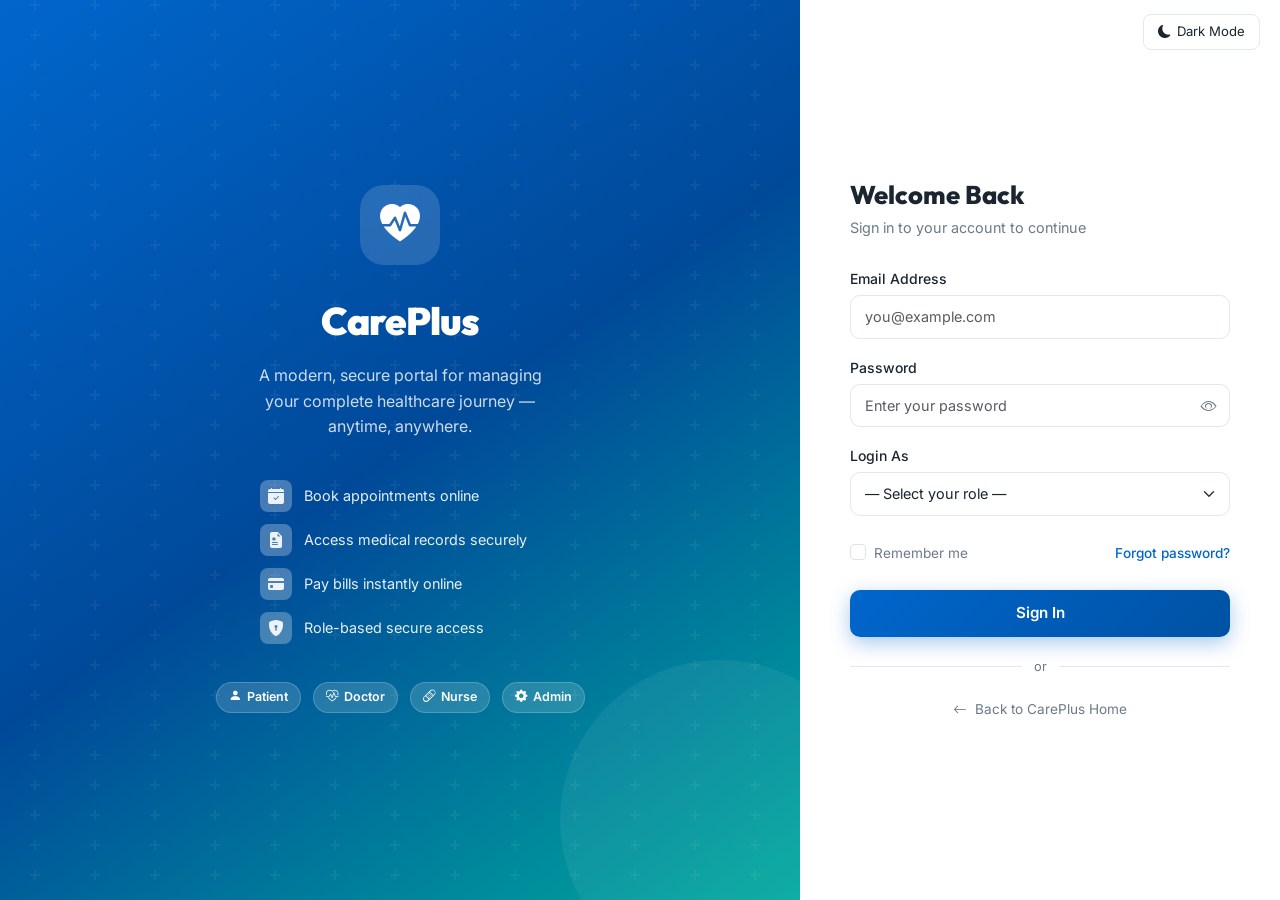
<file: index.html>
<!DOCTYPE html>
<html lang="en" data-theme="light">
<head>
  <meta charset="UTF-8">
  <meta name="viewport" content="width=device-width, initial-scale=1.0">
  <meta name="description" content="Secure portal to the CarePlus Hospital Management System. Log in as Patient, Doctor, Nurse, or Administrator.">
  <title>Login — CarePlus Hospital Management System</title>
  <!-- Bootstrap 5 -->
  <link href="https://cdn.jsdelivr.net/npm/bootstrap@5.3.2/dist/css/bootstrap.min.css" rel="stylesheet">
  <!-- Bootstrap Icons -->
  <link href="https://cdn.jsdelivr.net/npm/bootstrap-icons@1.11.2/font/bootstrap-icons.min.css" rel="stylesheet">
  <!-- Google Fonts -->
  <link href="https://fonts.googleapis.com/css2?family=Inter:wght@300;400;500;600;700&family=Outfit:wght@600;700;800;900&display=swap" rel="stylesheet">
  <!-- Custom CSS -->
  <link href="css/style.css" rel="stylesheet">

  <style>
    * { box-sizing: border-box; }

    body {
      min-height: 100vh;
      margin: 0;
      font-family: 'Inter', sans-serif;
      background: var(--bg-body);
      display: flex;
      flex-direction: column;
    }

    /* ── Full-height split layout ── */
    .login-wrapper {
      flex: 1;
      display: flex;
      min-height: 100vh;
    }

    /* ── Left hero panel (hidden on small screens) ── */
    .login-hero {
      flex: 1;
      background: linear-gradient(145deg, var(--primary) 0%, #004999 50%, var(--secondary) 100%);
      display: flex;
      flex-direction: column;
      align-items: center;
      justify-content: center;
      padding: 60px 48px;
      position: relative;
      overflow: hidden;
    }

    .login-hero::before {
      content: '';
      position: absolute;
      inset: 0;
      background: url("data:image/svg+xml,%3Csvg width='60' height='60' viewBox='0 0 60 60' xmlns='http://www.w3.org/2000/svg'%3E%3Cg fill='none'%3E%3Cg fill='%23ffffff' fill-opacity='0.05'%3E%3Cpath d='M36 34v-4h-2v4h-4v2h4v4h2v-4h4v-2h-4zm0-30V0h-2v4h-4v2h4v4h2V6h4V4h-4z'/%3E%3C/g%3E%3C/g%3E%3C/svg%3E");
      pointer-events: none;
    }

    .login-hero::after {
      content: '';
      position: absolute;
      bottom: -80px; right: -80px;
      width: 320px; height: 320px;
      background: rgba(255,255,255,0.06);
      border-radius: 50%;
    }

    .hero-logo {
      width: 80px; height: 80px;
      background: rgba(255,255,255,0.15);
      border-radius: 24px;
      display: flex; align-items: center; justify-content: center;
      font-size: 2.5rem; color: #fff;
      margin-bottom: 28px;
      backdrop-filter: blur(8px);
    }

    .hero-title {
      font-family: 'Outfit', sans-serif;
      font-size: clamp(2rem, 3vw, 2.8rem);
      font-weight: 900;
      color: #ffffff;
      letter-spacing: -1px;
      margin-bottom: 12px;
      position: relative;
      z-index: 1;
    }

    .hero-sub {
      color: rgba(255,255,255,0.8);
      font-size: 1rem;
      line-height: 1.6;
      max-width: 320px;
      text-align: center;
      margin-bottom: 40px;
      position: relative; z-index: 1;
    }

    .hero-feature {
      display: flex;
      align-items: center;
      gap: 12px;
      color: rgba(255,255,255,0.9);
      font-size: 0.9rem;
      margin-bottom: 12px;
      position: relative; z-index: 1;
    }

    .hero-feature i {
      width: 32px; height: 32px;
      background: rgba(255,255,255,0.15);
      border-radius: 8px;
      display: flex; align-items: center; justify-content: center;
      font-size: 1rem; flex-shrink: 0;
    }

    /* ── Right form panel ── */
    .login-form-panel {
      flex: 0 0 480px;
      max-width: 480px;
      display: flex;
      flex-direction: column;
      align-items: center;
      justify-content: center;
      padding: 48px 40px;
      background: var(--bg-card);
      overflow-y: auto;
    }

    .login-form-inner { width: 100%; max-width: 380px; }

    /* Mobile: full-width single column */
    @media (max-width: 767px) {
      .login-hero { display: none; }
      .login-form-panel {
        flex: 1;
        max-width: 100%;
        padding: 40px 24px;
        justify-content: center;
      }
      .login-form-inner { max-width: 100%; }
    }

    @media (min-width: 768px) and (max-width: 991px) {
      .login-form-panel {
        flex: 0 0 420px;
        max-width: 420px;
        padding: 40px 32px;
      }
    }

    /* ── Mobile branding (shown only on small screens) ── */
    .mobile-brand {
      display: none;
      text-align: center;
      margin-bottom: 32px;
    }
    .mobile-brand-icon {
      width: 64px; height: 64px;
      background: linear-gradient(135deg, var(--primary), var(--secondary));
      border-radius: 18px;
      display: inline-flex; align-items: center; justify-content: center;
      font-size: 2rem; color: #fff;
      margin-bottom: 14px;
      box-shadow: 0 8px 24px rgba(0,102,204,0.3);
    }
    @media (max-width: 767px) {
      .mobile-brand { display: block; }
    }

    /* ── Form styling ── */
    .login-heading {
      font-family: 'Outfit', sans-serif;
      font-size: 1.6rem;
      font-weight: 800;
      color: var(--text-main);
      margin-bottom: 6px;
    }

    .login-sub {
      color: var(--text-muted);
      font-size: 0.9rem;
      margin-bottom: 28px;
    }

    .form-label {
      font-weight: 500;
      font-size: 0.875rem;
      color: var(--text-main);
      margin-bottom: 6px;
    }

    .form-control, .form-select {
      background-color: var(--input-bg, #F8FAFC);
      border-color: var(--border-color);
      color: var(--text-main);
      padding: 10px 14px;
      border-radius: 10px;
      font-size: 0.9rem;
      transition: border-color 0.2s, box-shadow 0.2s;
    }

    .form-control:focus, .form-select:focus {
      border-color: var(--primary);
      box-shadow: 0 0 0 3px rgba(0,102,204,0.15);
      background-color: var(--input-bg, #F8FAFC);
      color: var(--text-main);
    }

    .input-group .form-control {
      border-right: none;
      border-radius: 10px 0 0 10px;
    }

    .input-group .btn {
      border-left: none;
      border-radius: 0 10px 10px 0;
      border-color: var(--border-color);
      background: var(--input-bg, #F8FAFC);
      color: var(--text-muted);
    }

    .btn-login {
      background: linear-gradient(135deg, var(--primary), #0052A3);
      border: none;
      color: #fff;
      font-weight: 600;
      font-size: 0.95rem;
      padding: 12px;
      border-radius: 10px;
      width: 100%;
      cursor: pointer;
      transition: transform 0.2s, box-shadow 0.2s;
      box-shadow: 0 6px 20px rgba(0,102,204,0.35);
    }

    .btn-login:hover {
      transform: translateY(-2px);
      box-shadow: 0 10px 28px rgba(0,102,204,0.45);
      color: #fff;
    }

    .divider {
      display: flex; align-items: center; gap: 12px;
      color: var(--text-muted); font-size: 0.8rem;
      margin: 20px 0;
    }
    .divider::before, .divider::after {
      content: ''; flex: 1;
      height: 1px; background: var(--border-color);
    }

    .role-badge {
      display: inline-flex; align-items: center; gap: 6px;
      padding: 5px 12px;
      background: var(--primary-light, rgba(0,102,204,0.08));
      color: var(--primary);
      border-radius: 20px;
      font-size: 0.78rem;
      font-weight: 600;
      margin: 2px;
      border: 1px solid rgba(0,102,204,0.15);
    }

    /* ── Dark mode fixes ── */
    [data-theme="dark"] .login-form-panel {
      background: var(--bg-card);
    }
    [data-theme="dark"] .form-control,
    [data-theme="dark"] .form-select,
    [data-theme="dark"] .input-group .btn {
      background-color: var(--input-bg) !important;
      color: var(--text-main) !important;
      border-color: var(--border-color) !important;
    }
    [data-theme="dark"] .login-heading,
    [data-theme="dark"] .form-label { color: var(--text-main) !important; }
    [data-theme="dark"] .login-sub  { color: var(--text-muted) !important; }

    /* ── Theme toggle top bar ── */
    .top-bar {
      position: fixed; top: 0; right: 0;
      padding: 14px 20px; z-index: 100;
    }
    .theme-btn {
      background: var(--bg-card);
      border: 1px solid var(--border-color);
      color: var(--text-main);
      padding: 7px 14px;
      border-radius: 8px;
      cursor: pointer;
      font-size: 0.82rem;
      display: flex; align-items: center; gap: 6px;
      transition: 0.2s;
      font-family: 'Inter', sans-serif;
    }
    .theme-btn:hover { background: var(--primary-light, #e8f0fe); }

    /* validation */
    .validation-error-msg {
      display: none; color: var(--danger, #DC3545);
      font-size: 0.78rem; margin-top: 4px;
    }
    .was-validated .form-control:invalid ~ .validation-error-msg,
    .field-error ~ .validation-error-msg { display: block; }
  </style>
</head>
<body>

  <!-- Theme toggle (top-right) -->
  <div class="top-bar">
    <button class="theme-btn" id="themeToggle" aria-label="Toggle dark/light mode">
      <i class="bi bi-moon-fill" id="themeIcon" aria-hidden="true"></i>
      <span id="themeLabel">Dark Mode</span>
    </button>
  </div>

  <!-- ══════════ SPLIT LAYOUT ══════════ -->
  <div class="login-wrapper">

    <!-- LEFT — Hero Panel (desktop only) -->
    <div class="login-hero d-none d-md-flex flex-column align-items-center justify-content-center text-center">
      <div class="hero-logo">
        <i class="bi bi-heart-pulse-fill" aria-hidden="true"></i>
      </div>
      <div class="hero-title">CarePlus</div>
      <p class="hero-sub">A modern, secure portal for managing your complete healthcare journey — anytime, anywhere.</p>

      <div class="w-100" style="max-width:280px;">
        <div class="hero-feature">
          <div class="d-flex align-items-center justify-content-center" style="width:32px;height:32px;background:rgba(255,255,255,0.15);border-radius:8px;flex-shrink:0;">
            <i class="bi bi-calendar-check-fill"></i>
          </div>
          <span>Book appointments online</span>
        </div>
        <div class="hero-feature">
          <div class="d-flex align-items-center justify-content-center" style="width:32px;height:32px;background:rgba(255,255,255,0.15);border-radius:8px;flex-shrink:0;">
            <i class="bi bi-file-earmark-medical-fill"></i>
          </div>
          <span>Access medical records securely</span>
        </div>
        <div class="hero-feature">
          <div class="d-flex align-items-center justify-content-center" style="width:32px;height:32px;background:rgba(255,255,255,0.15);border-radius:8px;flex-shrink:0;">
            <i class="bi bi-credit-card-fill"></i>
          </div>
          <span>Pay bills instantly online</span>
        </div>
        <div class="hero-feature">
          <div class="d-flex align-items-center justify-content-center" style="width:32px;height:32px;background:rgba(255,255,255,0.15);border-radius:8px;flex-shrink:0;">
            <i class="bi bi-shield-lock-fill"></i>
          </div>
          <span>Role-based secure access</span>
        </div>
      </div>

      <div class="mt-4 d-flex flex-wrap justify-content-center gap-2" style="position:relative;z-index:1;">
        <span class="role-badge" style="background:rgba(255,255,255,0.15);color:#fff;border-color:rgba(255,255,255,0.2);">
          <i class="bi bi-person-fill"></i> Patient
        </span>
        <span class="role-badge" style="background:rgba(255,255,255,0.15);color:#fff;border-color:rgba(255,255,255,0.2);">
          <i class="bi bi-heart-pulse"></i> Doctor
        </span>
        <span class="role-badge" style="background:rgba(255,255,255,0.15);color:#fff;border-color:rgba(255,255,255,0.2);">
          <i class="bi bi-bandaid"></i> Nurse
        </span>
        <span class="role-badge" style="background:rgba(255,255,255,0.15);color:#fff;border-color:rgba(255,255,255,0.2);">
          <i class="bi bi-gear-fill"></i> Admin
        </span>
      </div>
    </div>

    <!-- RIGHT — Form Panel -->
    <div class="login-form-panel">
      <div class="login-form-inner">

        <!-- Mobile branding -->
        <div class="mobile-brand">
          <div class="mobile-brand-icon">
            <i class="bi bi-heart-pulse-fill" aria-hidden="true"></i>
          </div>
          <div style="font-family:'Outfit',sans-serif;font-weight:900;font-size:1.6rem;background:linear-gradient(135deg,var(--primary),var(--secondary));-webkit-background-clip:text;-webkit-text-fill-color:transparent;background-clip:text;">CarePlus</div>
          <div style="color:var(--text-muted);font-size:0.85rem;margin-top:4px;">Hospital Management System</div>
        </div>

        <h1 class="login-heading">Welcome Back</h1>
        <p class="login-sub">Sign in to your account to continue</p>

        <!-- Login Form -->
        <form id="loginForm" novalidate>

          <!-- Email -->
          <div class="mb-3">
            <label for="email" class="form-label">Email Address</label>
            <input type="email" class="form-control" id="email"
              required autocomplete="email"
              placeholder="you@example.com"
              aria-describedby="emailError">
            <span class="validation-error-msg" id="emailError" role="alert">Please enter a valid email address.</span>
          </div>

          <!-- Password -->
          <div class="mb-3">
            <label for="password" class="form-label">Password</label>
            <div class="input-group">
              <input type="password" class="form-control" id="password"
                required autocomplete="current-password"
                placeholder="Enter your password"
                aria-describedby="passwordError">
              <button class="btn btn-outline-secondary" type="button" id="togglePassword"
                aria-label="Show or hide password">
                <i class="bi bi-eye" id="toggleIcon" aria-hidden="true"></i>
              </button>
            </div>
            <span class="validation-error-msg" id="passwordError" role="alert">Password is required.</span>
          </div>

          <!-- Role -->
          <div class="mb-4">
            <label for="role" class="form-label">Login As</label>
            <select class="form-select" id="role" required aria-describedby="roleError">
              <option value="" disabled selected>— Select your role —</option>
              <option value="patient">Patient</option>
              <option value="doctor">Doctor</option>
              <option value="nurse">Nurse</option>
              <option value="admin">Administrator</option>
            </select>
            <span class="validation-error-msg" id="roleError" role="alert">Please select your role.</span>
          </div>

          <!-- Remember & Forgot -->
          <div class="d-flex justify-content-between align-items-center mb-4">
            <div class="form-check">
              <input class="form-check-input" type="checkbox" id="rememberMe">
              <label class="form-check-label" for="rememberMe" style="font-size:0.85rem;color:var(--text-muted);">
                Remember me
              </label>
            </div>
            <a href="#" style="font-size:0.85rem;color:var(--primary);font-weight:500;text-decoration:none;">Forgot password?</a>
          </div>

          <!-- Submit -->
          <button type="submit" class="btn-login" id="loginBtn">
            <span id="loginBtnText">Sign In</span>
          </button>

        </form>

        <div class="divider">or</div>

        <div class="text-center">
          <a href="landing.html" style="color:var(--text-muted);font-size:0.85rem;text-decoration:none;">
            <i class="bi bi-arrow-left me-1"></i> Back to CarePlus Home
          </a>
        </div>

      </div>
    </div>

  </div>

  <!-- Page Loader -->
  <div class="loader-wrapper" id="pageLoader" aria-hidden="true">
    <div class="loader-spinner"></div>
  </div>

  <!-- Bootstrap JS -->
  <script src="https://cdn.jsdelivr.net/npm/bootstrap@5.3.2/dist/js/bootstrap.bundle.min.js"></script>
  <!-- Login Logic -->
  <script src="js/login.js"></script>

  <script>
    // Theme toggle
    (function () {
      const saved = localStorage.getItem('hms_theme') || 'light';
      document.documentElement.setAttribute('data-theme', saved);
      updateThemeUI(saved);
    })();

    function updateThemeUI(theme) {
      const icon  = document.getElementById('themeIcon');
      const label = document.getElementById('themeLabel');
      if (!icon) return;
      if (theme === 'dark') {
        icon.className  = 'bi bi-sun-fill';
        label.textContent = 'Light Mode';
      } else {
        icon.className  = 'bi bi-moon-fill';
        label.textContent = 'Dark Mode';
      }
    }

    document.getElementById('themeToggle').addEventListener('click', () => {
      const current = document.documentElement.getAttribute('data-theme');
      const next = current === 'dark' ? 'light' : 'dark';
      document.documentElement.setAttribute('data-theme', next);
      localStorage.setItem('hms_theme', next);
      updateThemeUI(next);
    });
  </script>
</body>
</html>
</file>
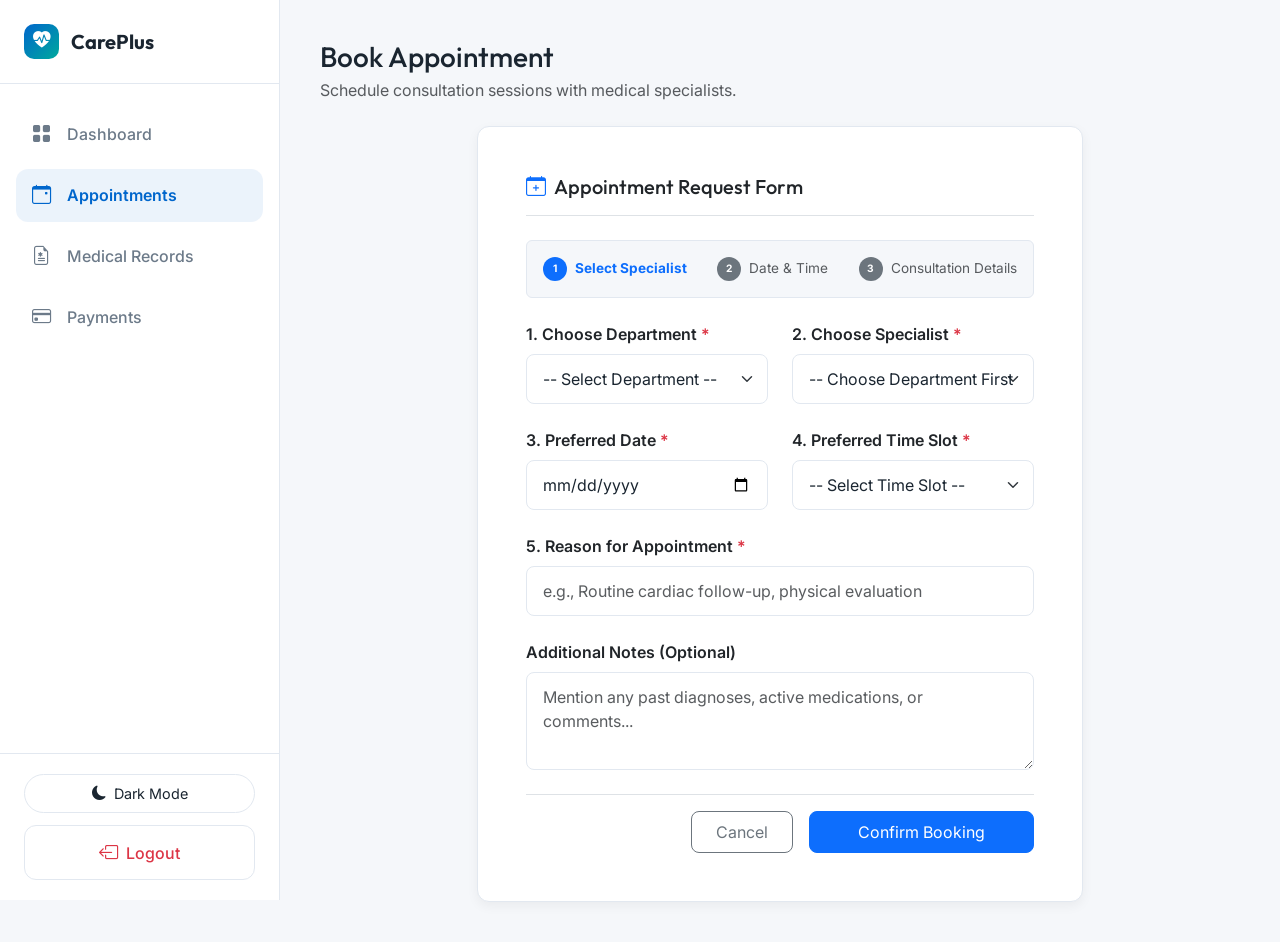
<file: appointment.html>
<!DOCTYPE html>
<html lang="en" data-theme="light">
<head>
  <meta charset="UTF-8">
  <meta name="viewport" content="width=device-width, initial-scale=1.0">
  <meta name="description" content="Schedule online appointments at CarePlus Hospital. Choose departments, specialized doctors, and calendar dates.">
  <title>Book Appointment - Hospital Management System</title>
  <!-- Bootstrap 5 CSS CDN -->
  <link href="https://cdn.jsdelivr.net/npm/bootstrap@5.3.2/dist/css/bootstrap.min.css" rel="stylesheet">
  <!-- Bootstrap Icons CDN -->
  <link href="https://cdn.jsdelivr.net/npm/bootstrap-icons@1.11.2/font/bootstrap-icons.min.css" rel="stylesheet">
  <!-- Custom CSS -->
  <link href="css/style.css" rel="stylesheet">
  <link href="css/dashboard.css" rel="stylesheet">
</head>
<body>

  <!-- Mobile Responsive Top Header Bar -->
  <header class="mobile-header">
    <div class="d-flex align-items-center gap-2">
      <i class="bi bi-heart-pulse-fill text-primary" style="font-size: 1.5rem;" aria-hidden="true"></i>
      <span class="fw-bold" style="font-family: 'Outfit', sans-serif;">CarePlus</span>
    </div>
    <button class="mobile-toggle-btn" id="mobileSidebarToggle" aria-label="Toggle Navigation Sidebar">
      <i class="bi bi-list"></i>
    </button>
  </header>

  <!-- Sidebar Overlay for Mobile -->
  <div class="sidebar-overlay" id="sidebarOverlay" aria-hidden="true"></div>

  <div class="dashboard-container">
    <!-- Sidebar Navigation -->
    <aside class="sidebar" id="sidebar">
      <div class="sidebar-header">
        <div class="d-inline-flex align-items-center justify-content-center" style="background: linear-gradient(135deg, var(--primary), var(--secondary)); width: 35px; height: 35px; border-radius: 10px;">
          <i class="bi bi-heart-pulse-fill text-white" style="font-size: 1.1rem;" aria-hidden="true"></i>
        </div>
        <h2 class="sidebar-brand">CarePlus</h2>
      </div>

      <nav class="sidebar-menu">
        <a href="patient-dashboard.html" class="sidebar-link">
          <i class="bi bi-grid-fill" aria-hidden="true"></i>
          <span>Dashboard</span>
        </a>
        <a href="appointment.html" class="sidebar-link active" aria-current="page">
          <i class="bi bi-calendar-event" aria-hidden="true"></i>
          <span>Appointments</span>
        </a>
        <a href="medical-records.html" class="sidebar-link">
          <i class="bi bi-file-earmark-medical" aria-hidden="true"></i>
          <span>Medical Records</span>
        </a>
        <a href="payment.html" class="sidebar-link">
          <i class="bi bi-credit-card" aria-hidden="true"></i>
          <span>Payments</span>
        </a>
      </nav>

      <div class="sidebar-footer">
        <button id="themeToggle" class="theme-toggle-btn w-100 justify-content-center" aria-label="Toggle Dark/Light Mode">
          <i class="bi bi-moon-fill" aria-hidden="true"></i>
          <span>Dark Mode</span>
        </button>
        <a href="index.html" class="sidebar-link text-danger logout-btn" id="logoutBtn" style="border: 1px solid var(--border-color); text-align: center; justify-content: center; gap: 8px;">
          <i class="bi bi-box-arrow-left" aria-hidden="true"></i>
          <span>Logout</span>
        </a>
      </div>
    </aside>

    <!-- Main Content Area -->
    <main class="main-content">
      
      <!-- Header overview -->
      <section class="d-flex justify-content-between align-items-center mb-4">
        <div>
          <h1 class="h3 mb-1">Book Appointment</h1>
          <p class="text-muted mb-0">Schedule consultation sessions with medical specialists.</p>
        </div>
      </section>

      <div class="row justify-content-center">
        <div class="col-xl-8 col-lg-10">
          
          <!-- Booking Form Card -->
          <div class="card card-premium p-4 p-sm-5">
            <h2 class="h5 mb-4 border-bottom pb-3"><i class="bi bi-calendar-plus text-primary me-2"></i>Appointment Request Form</h2>
            
            <form id="bookingForm" novalidate>
              <!-- Step Tracker (Visual & Screen Reader Friendly) -->
              <nav aria-label="Booking steps" class="mb-4">
                <ol class="d-flex justify-content-between list-unstyled p-3 rounded" style="background-color: var(--bg-body); border: 1px solid var(--border-color); font-size: 0.85rem;">
                  <li class="d-flex align-items-center gap-2">
                    <span class="badge bg-primary rounded-circle d-inline-flex align-items-center justify-content-center" style="width: 24px; height: 24px;">1</span>
                    <strong class="text-primary">Select Specialist</strong>
                  </li>
                  <li class="d-flex align-items-center gap-2 text-muted">
                    <span class="badge bg-secondary rounded-circle d-inline-flex align-items-center justify-content-center" style="width: 24px; height: 24px;">2</span>
                    <span>Date & Time</span>
                  </li>
                  <li class="d-flex align-items-center gap-2 text-muted d-none d-sm-flex">
                    <span class="badge bg-secondary rounded-circle d-inline-flex align-items-center justify-content-center" style="width: 24px; height: 24px;">3</span>
                    <span>Consultation Details</span>
                  </li>
                </ol>
              </nav>

              <div class="row g-4">
                
                <!-- Department Selection -->
                <div class="col-md-6">
                  <label for="department" class="form-label fw-semibold">1. Choose Department <span class="text-danger" aria-hidden="true">*</span></label>
                  <select class="form-select" id="department" required aria-describedby="departmentHelp" aria-invalid="false">
                    <option value="" disabled selected>-- Select Department --</option>
                    <option value="Cardiology">Cardiology</option>
                    <option value="Neurology">Neurology</option>
                    <option value="Pediatrics">Pediatrics</option>
                    <option value="Orthopedics">Orthopedics</option>
                  </select>
                  <div id="departmentHelp" class="form-text visually-hidden">Selecting a department loads available medical specialists.</div>
                  <span class="validation-error-msg" id="departmentError" role="alert">Please select a department.</span>
                </div>

                <!-- Doctor Selection -->
                <div class="col-md-6">
                  <label for="doctor" class="form-label fw-semibold">2. Choose Specialist <span class="text-danger" aria-hidden="true">*</span></label>
                  <select class="form-select" id="doctor" required disabled aria-describedby="doctorHelp" aria-invalid="false">
                    <option value="" disabled selected>-- Choose Department First --</option>
                  </select>
                  <div id="doctorHelp" class="form-text visually-hidden">Select a doctor from the loaded department roster.</div>
                  <span class="validation-error-msg" id="doctorError" role="alert">Please select a doctor.</span>
                </div>

                <!-- Appointment Date Selection -->
                <div class="col-md-6">
                  <label for="appointmentDate" class="form-label fw-semibold">3. Preferred Date <span class="text-danger" aria-hidden="true">*</span></label>
                  <input type="date" class="form-control" id="appointmentDate" required aria-describedby="dateHelp" aria-invalid="false">
                  <div id="dateHelp" class="form-text visually-hidden">Appointments must be scheduled for today or a future date.</div>
                  <span class="validation-error-msg" id="dateError" role="alert">Please select a valid date.</span>
                </div>

                <!-- Appointment Time Selection -->
                <div class="col-md-6">
                  <label for="appointmentTime" class="form-label fw-semibold">4. Preferred Time Slot <span class="text-danger" aria-hidden="true">*</span></label>
                  <select class="form-select" id="appointmentTime" required aria-describedby="timeHelp" aria-invalid="false">
                    <option value="" disabled selected>-- Select Time Slot --</option>
                    <option value="09:00 AM">09:00 AM (Morning)</option>
                    <option value="10:30 AM">10:30 AM (Morning)</option>
                    <option value="01:00 PM">01:00 PM (Afternoon)</option>
                    <option value="02:30 PM">02:30 PM (Afternoon)</option>
                  </select>
                  <div id="timeHelp" class="form-text visually-hidden">Select an available 30-minute consultation window.</div>
                  <span class="validation-error-msg" id="timeError" role="alert">Please select a time slot.</span>
                </div>

                <!-- Consultation Reason -->
                <div class="col-12">
                  <label for="reason" class="form-label fw-semibold">5. Reason for Appointment <span class="text-danger" aria-hidden="true">*</span></label>
                  <input type="text" class="form-control" id="reason" placeholder="e.g., Routine cardiac follow-up, physical evaluation" required aria-describedby="reasonHelp" aria-invalid="false">
                  <div id="reasonHelp" class="form-text visually-hidden">Provide a brief summary of symptoms or check-up objectives.</div>
                  <span class="validation-error-msg" id="reasonError" role="alert">Please state the reason for consultation.</span>
                </div>

                <!-- Additional Notes -->
                <div class="col-12">
                  <label for="notes" class="form-label fw-semibold">Additional Notes (Optional)</label>
                  <textarea class="form-control" id="notes" rows="3" placeholder="Mention any past diagnoses, active medications, or comments..." aria-describedby="notesHelp"></textarea>
                  <div id="notesHelp" class="form-text visually-hidden">Include any reference files or detailed context for the medical staff.</div>
                </div>

              </div>

              <!-- Submit button -->
              <div class="d-flex justify-content-end gap-3 mt-4 pt-3 border-top">
                <a href="patient-dashboard.html" class="btn btn-outline-secondary px-4 py-2" style="border-radius: 8px;">Cancel</a>
                <button type="submit" class="btn btn-primary px-5 py-2" style="border-radius: 8px;">Confirm Booking</button>
              </div>
            </form>
          </div>

        </div>
      </div>

    </main>
  </div>

  <!-- Page Loader -->
  <div class="loader-wrapper" id="pageLoader" aria-hidden="true">
    <div class="loader-spinner"></div>
  </div>

  <!-- Bootstrap 5 Bundle JS -->
  <script src="https://cdn.jsdelivr.net/npm/bootstrap@5.3.2/dist/js/bootstrap.bundle.min.js"></script>

  <!-- Sidebar toggles & Theme configuration init script -->
  <script>
    document.addEventListener('DOMContentLoaded', () => {
      // Toggle mobile nav sidebar
      const sidebar = document.getElementById('sidebar');
      const mobileSidebarToggle = document.getElementById('mobileSidebarToggle');
      const sidebarOverlay = document.getElementById('sidebarOverlay');

      if (mobileSidebarToggle && sidebar && sidebarOverlay) {
        mobileSidebarToggle.addEventListener('click', () => {
          sidebar.classList.toggle('show');
          sidebarOverlay.classList.toggle('show');
        });

        sidebarOverlay.addEventListener('click', () => {
          sidebar.classList.remove('show');
          sidebarOverlay.classList.remove('show');
        });
      }

      // Theme Sync
      const currentTheme = localStorage.getItem('hms_theme') || 'light';
      document.documentElement.setAttribute('data-theme', currentTheme);
      
      const themeToggle = document.getElementById('themeToggle');
      if (themeToggle) {
        themeToggle.addEventListener('click', () => {
          const theme = document.documentElement.getAttribute('data-theme') === 'dark' ? 'light' : 'dark';
          document.documentElement.setAttribute('data-theme', theme);
          localStorage.setItem('hms_theme', theme);
          updateThemeToggleUI(themeToggle, theme);
        });
        updateThemeToggleUI(themeToggle, currentTheme);
      }

      function updateThemeToggleUI(btn, theme) {
        const icon = btn.querySelector('i');
        const text = btn.querySelector('span');
        if (theme === 'dark') {
          if (icon) icon.className = 'bi bi-sun-fill';
          if (text) text.textContent = 'Light Mode';
        } else {
          if (icon) icon.className = 'bi bi-moon-fill';
          if (text) text.textContent = 'Dark Mode';
        }
      }
    });
  </script>

  <!-- Appointment logic file -->
  <script src="js/appointment.js"></script>
</body>
</html>
</file>
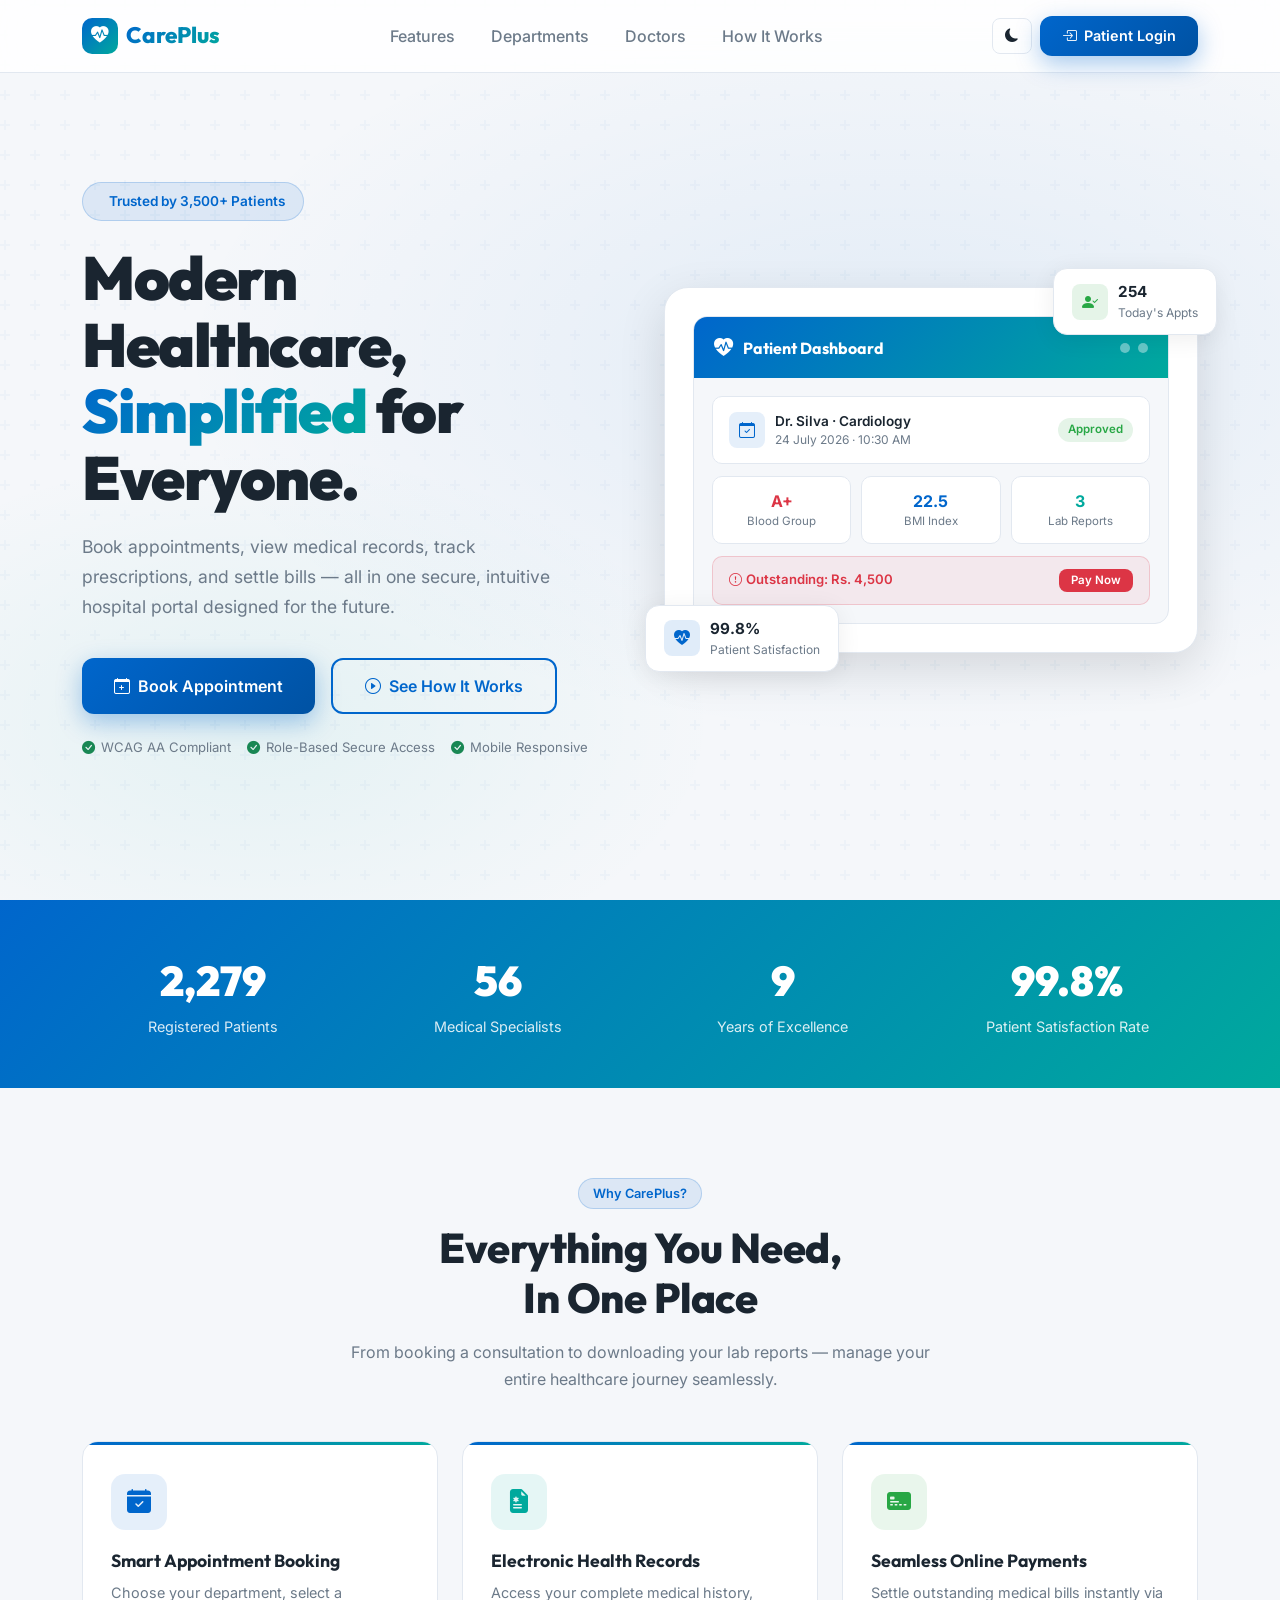
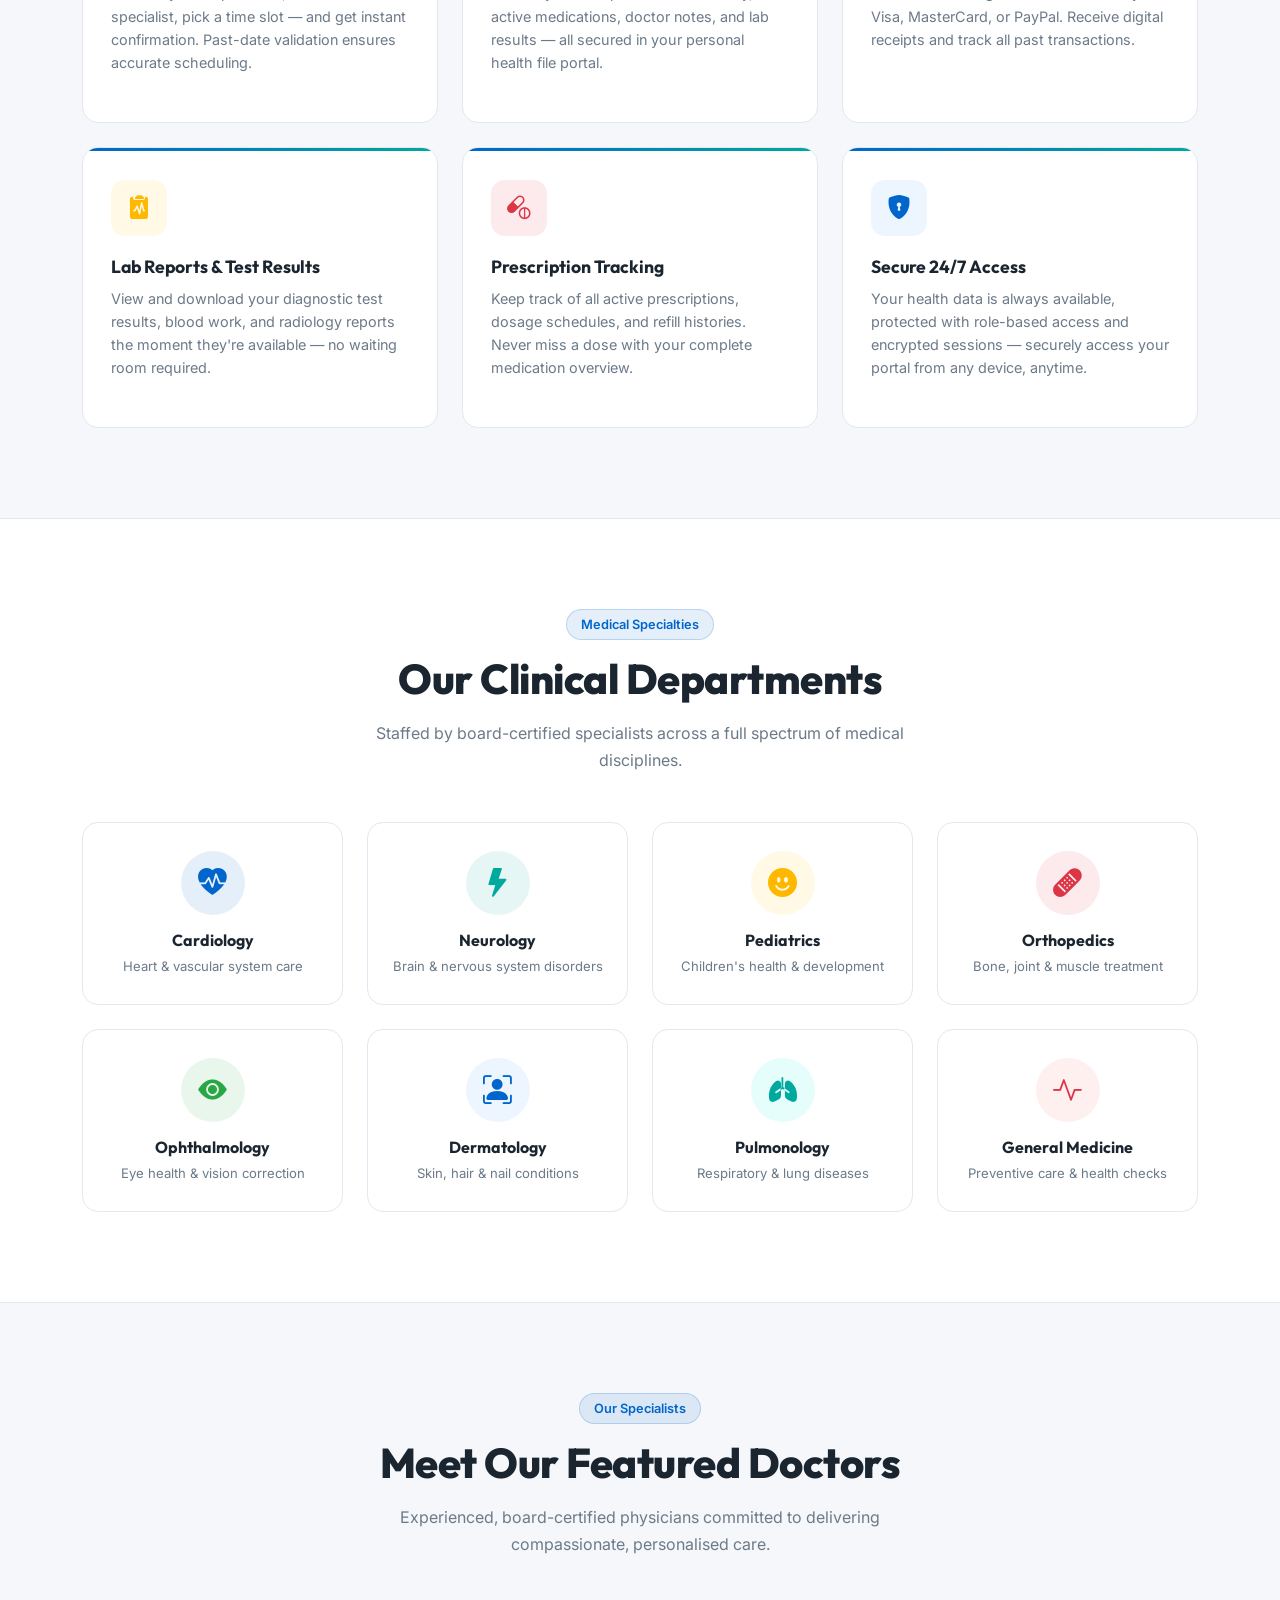
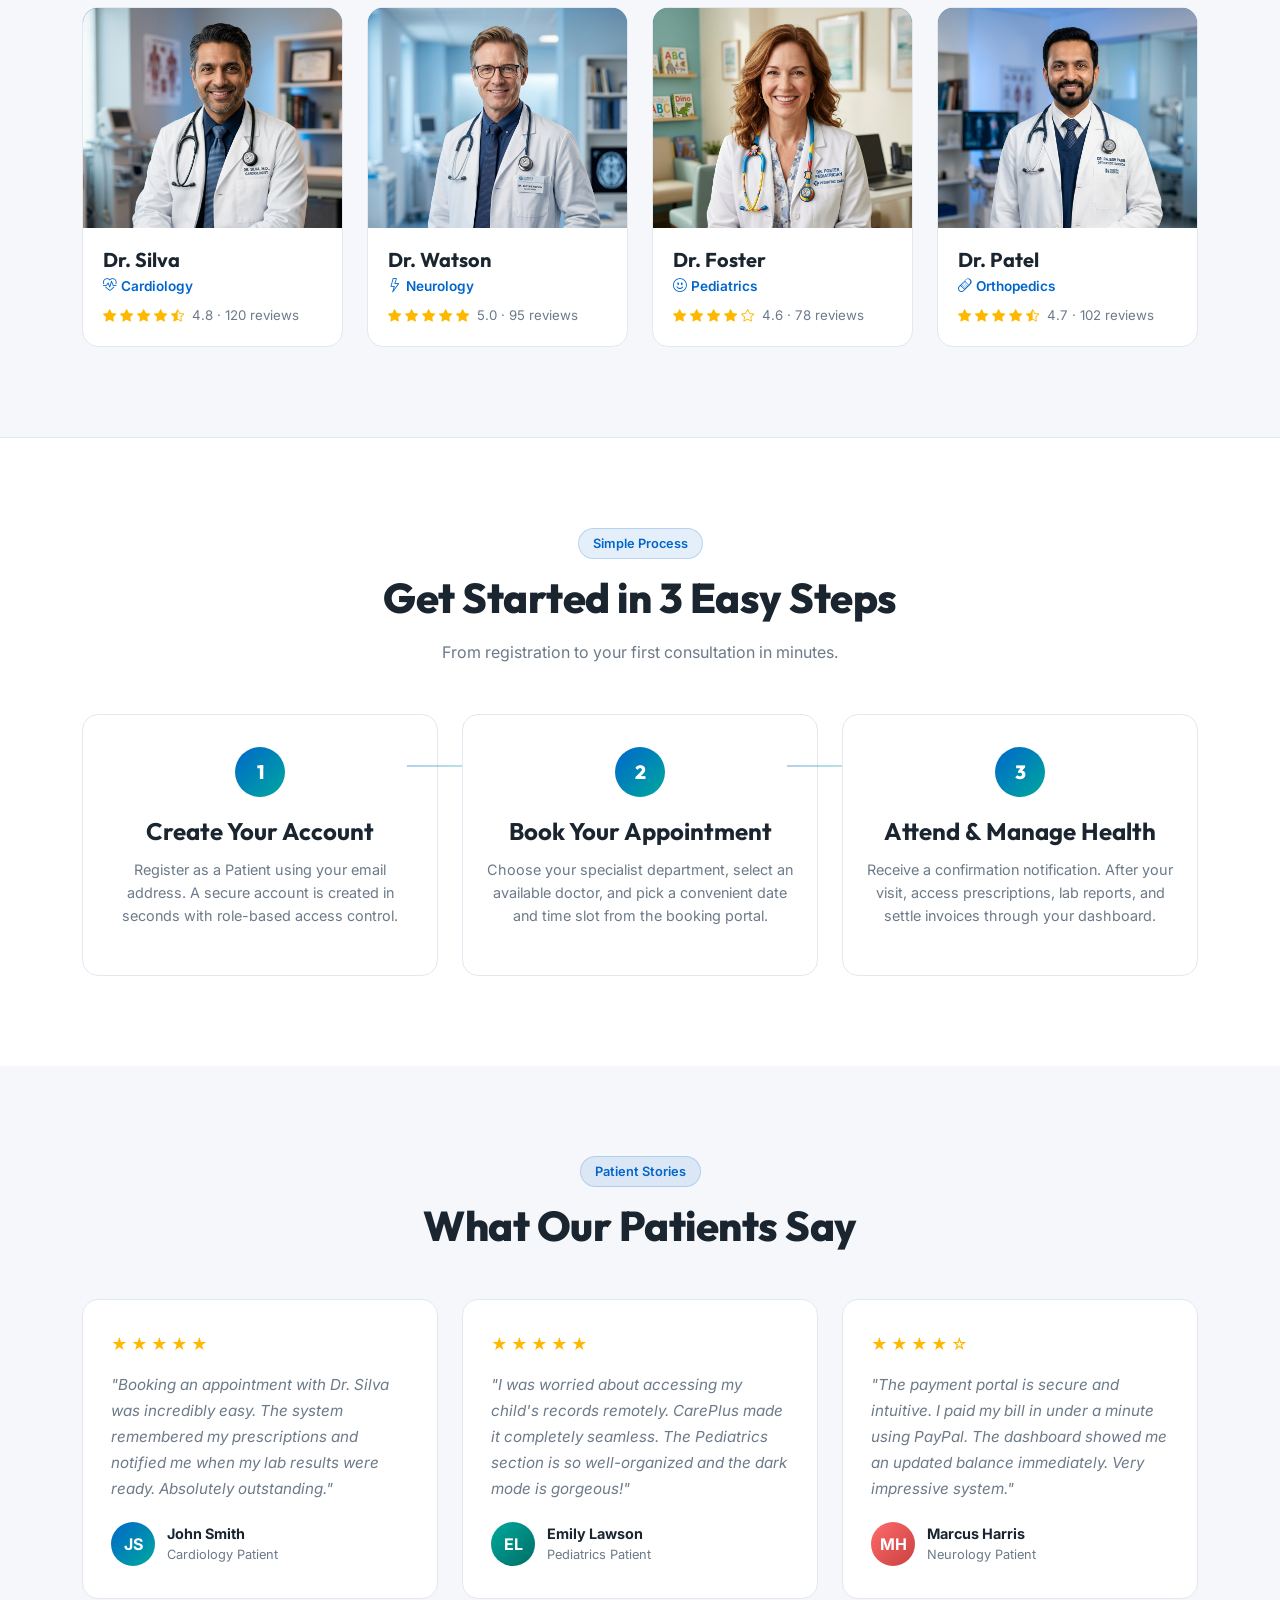
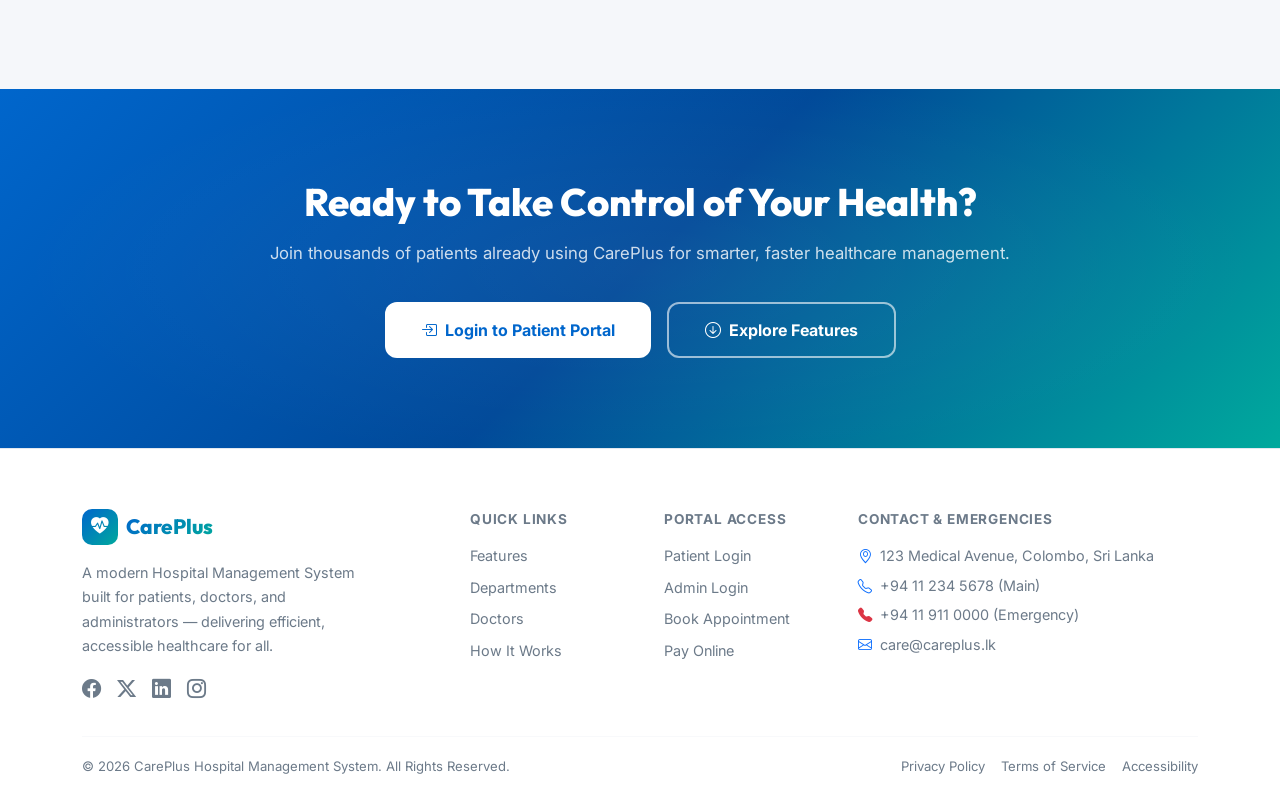
<file: landing.html>
<!DOCTYPE html>
<html lang="en" data-theme="light">
<head>
  <meta charset="UTF-8">
  <meta name="viewport" content="width=device-width, initial-scale=1.0">
  <meta name="description" content="CarePlus – A modern hospital management system offering world-class medical care. Book appointments, access records, and manage your health from anywhere.">
  <title>CarePlus - Modern Healthcare, Simplified</title>

  <!-- Bootstrap 5 -->
  <link href="https://cdn.jsdelivr.net/npm/bootstrap@5.3.2/dist/css/bootstrap.min.css" rel="stylesheet">
  <!-- Bootstrap Icons -->
  <link href="https://cdn.jsdelivr.net/npm/bootstrap-icons@1.11.2/font/bootstrap-icons.min.css" rel="stylesheet">
  <!-- Google Fonts -->
  <link href="https://fonts.googleapis.com/css2?family=Inter:wght@300;400;500;600;700&family=Outfit:wght@400;500;600;700;800;900&display=swap" rel="stylesheet">

  <style>
    /* ─── CSS Variables ─── */
    :root {
      --primary:       #0066CC;
      --primary-light: rgba(0,102,204,0.1);
      --secondary:     #00A99D;
      --bg:            #F5F7FA;
      --bg-card:       #FFFFFF;
      --text:          #1A2530;
      --text-muted:    #6C7A89;
      --border:        #E2E8F0;
      --success:       #28A745;
      --danger:        #DC3545;
      --shadow:        0 4px 24px rgba(0,0,0,0.07);
      --shadow-lg:     0 16px 48px rgba(0,0,0,0.12);
      --radius:        16px;
    }
    [data-theme="dark"] {
      --primary:       #4DA8FF;
      --primary-light: rgba(77,168,255,0.15);
      --secondary:     #00E5D4;
      --bg:            #0D1117;
      --bg-card:       #161B27;
      --text:          #FFFFFF;
      --text-muted:    #B0BECC;
      --border:        #2E3D55;
      --shadow:        0 4px 24px rgba(0,0,0,0.35);
      --shadow-lg:     0 16px 48px rgba(0,0,0,0.5);
    }

    * { margin: 0; padding: 0; box-sizing: border-box; scroll-behavior: smooth; }

    body {
      font-family: 'Inter', sans-serif;
      background: var(--bg);
      color: var(--text);
      transition: background .3s, color .3s;
      overflow-x: hidden;
    }
    h1,h2,h3,h4,h5,h6 { font-family: 'Outfit', sans-serif; color: var(--text); }

    /* ─── Navbar ─── */
    .navbar-custom {
      position: fixed; top: 0; left: 0; right: 0; z-index: 1000;
      padding: 16px 0;
      background: rgba(255,255,255,0.85);
      backdrop-filter: blur(16px);
      -webkit-backdrop-filter: blur(16px);
      border-bottom: 1px solid var(--border);
      transition: background .3s, border-color .3s;
    }
    [data-theme="dark"] .navbar-custom {
      background: rgba(22,27,39,0.88);
    }
    .navbar-brand-text { font-family:'Outfit',sans-serif; font-weight:800; font-size:1.4rem; }
    .nav-link-custom {
      color: var(--text-muted) !important; font-weight:500; padding: 6px 16px;
      border-radius: 8px; transition: .2s; text-decoration:none;
    }
    .nav-link-custom:hover { color: var(--primary) !important; background: var(--primary-light); }

    /* ─── Hero ─── */
    .hero-section {
      min-height: 100vh;
      display: flex; align-items: center;
      padding: 120px 0 80px;
      background:
        radial-gradient(ellipse 80% 60% at 70% 40%, rgba(0,102,204,0.08) 0%, transparent 70%),
        radial-gradient(ellipse 60% 50% at 20% 80%, rgba(0,169,157,0.07) 0%, transparent 60%),
        var(--bg);
      position: relative; overflow: hidden;
    }
    .hero-section::before {
      content:''; position:absolute; inset:0;
      background: url("data:image/svg+xml,%3Csvg width='60' height='60' viewBox='0 0 60 60' xmlns='http://www.w3.org/2000/svg'%3E%3Cg fill='none' fill-rule='evenodd'%3E%3Cg fill='%230066CC' fill-opacity='0.03'%3E%3Cpath d='M36 34v-4h-2v4h-4v2h4v4h2v-4h4v-2h-4zm0-30V0h-2v4h-4v2h4v4h2V6h4V4h-4zM6 34v-4H4v4H0v2h4v4h2v-4h4v-2H6zM6 4V0H4v4H0v2h4v4h2V6h4V4H6z'/%3E%3C/g%3E%3C/g%3E%3C/svg%3E");
      pointer-events:none;
    }
    .hero-badge {
      display:inline-flex; align-items:center; gap:8px;
      background: var(--primary-light);
      color: var(--primary); border: 1px solid rgba(0,102,204,0.2);
      padding: 8px 18px; border-radius: 30px;
      font-size:.85rem; font-weight:600; margin-bottom:24px;
    }
    .hero-title {
      font-size: clamp(2.4rem, 5vw, 3.8rem);
      font-weight: 900; line-height: 1.1;
      letter-spacing: -1.5px; margin-bottom: 20px;
    }
    .gradient-text {
      background: linear-gradient(135deg, var(--primary), var(--secondary));
      -webkit-background-clip: text; -webkit-text-fill-color: transparent;
      background-clip: text;
    }
    .hero-sub { font-size:1.1rem; color:var(--text-muted); line-height:1.7; max-width:500px; margin-bottom:36px; }
    .btn-primary-custom {
      background: linear-gradient(135deg, var(--primary), #0052A3);
      color: #fff; border:none; padding:14px 32px; border-radius:12px;
      font-weight:600; font-size:1rem; cursor:pointer;
      box-shadow: 0 8px 24px rgba(0,102,204,0.35);
      transition: transform .2s, box-shadow .2s; text-decoration:none;
      display:inline-flex; align-items:center; gap:8px;
    }
    .btn-primary-custom:hover { transform:translateY(-2px); box-shadow:0 12px 32px rgba(0,102,204,0.45); color:#fff; }
    .btn-outline-custom {
      background:transparent; color:var(--primary); border:2px solid var(--primary);
      padding:14px 32px; border-radius:12px; font-weight:600; font-size:1rem;
      cursor:pointer; transition:.2s; text-decoration:none;
      display:inline-flex; align-items:center; gap:8px;
    }
    .btn-outline-custom:hover { background:var(--primary-light); color:var(--primary); }

    /* Hero visual card */
    .hero-visual {
      background: var(--bg-card);
      border-radius: 24px;
      border: 1px solid var(--border);
      box-shadow: var(--shadow-lg);
      padding: 28px;
      position: relative;
    }
    .hero-stat-pill {
      position:absolute; background:var(--bg-card);
      border:1px solid var(--border); border-radius:14px;
      padding:12px 18px; box-shadow:var(--shadow);
      display:flex; align-items:center; gap:10px; min-width:160px;
    }
    .hero-stat-pill.pill-1 { top:-20px; right:-20px; }
    .hero-stat-pill.pill-2 { bottom:-20px; left:-20px; }

    /* ─── Stats Counter Bar ─── */
    .stats-bar {
      background: linear-gradient(135deg, var(--primary), var(--secondary));
      padding: 50px 0;
      color: #fff;
    }
    .stat-num { font-size:2.6rem; font-weight:900; font-family:'Outfit',sans-serif; }
    .stat-lbl { font-size:.9rem; opacity:.85; margin-top:4px; }

    /* ─── Section base ─── */
    section { padding: 90px 0; }
    .section-badge {
      display:inline-block; background:var(--primary-light);
      color:var(--primary); border:1px solid rgba(0,102,204,0.2);
      padding:5px 14px; border-radius:20px; font-size:.8rem;
      font-weight:600; margin-bottom:14px;
    }
    .section-title { font-size:clamp(1.8rem,3.5vw,2.6rem); font-weight:800; letter-spacing:-.5px; margin-bottom:16px; }
    .section-sub { color:var(--text-muted); font-size:1rem; line-height:1.7; max-width:580px; }

    /* ─── Features ─── */
    .feature-card {
      background: var(--bg-card);
      border:1px solid var(--border);
      border-radius: var(--radius);
      padding: 32px 28px;
      height: 100%;
      transition: transform .25s, box-shadow .25s;
      position: relative; overflow: hidden;
    }
    .feature-card::before {
      content:''; position:absolute; top:0; left:0; right:0; height:3px;
      background: linear-gradient(90deg, var(--primary), var(--secondary));
    }
    .feature-card:hover { transform:translateY(-6px); box-shadow:var(--shadow-lg); }
    .feature-icon {
      width:56px; height:56px; border-radius:14px;
      display:flex; align-items:center; justify-content:center;
      font-size:1.5rem; margin-bottom:20px;
    }
    .feature-card h4 { font-size:1.1rem; font-weight:700; margin-bottom:10px; }
    .feature-card p { color:var(--text-muted); font-size:.9rem; line-height:1.6; }

    /* ─── Departments ─── */
    .dept-card {
      background:var(--bg-card); border:1px solid var(--border);
      border-radius:var(--radius); padding:28px 22px; text-align:center;
      transition:.25s; cursor:default; height:100%;
    }
    .dept-card:hover { transform:translateY(-4px); box-shadow:var(--shadow); border-color:var(--primary); }
    .dept-icon {
      width:64px; height:64px; border-radius:50%; margin:0 auto 16px;
      display:flex; align-items:center; justify-content:center; font-size:1.8rem;
    }
    .dept-card h5 { font-size:1rem; font-weight:700; margin-bottom:6px; }
    .dept-card p { color:var(--text-muted); font-size:.82rem; margin:0; }

    /* ─── Doctors ─── */
    .doctor-card {
      background:var(--bg-card); border:1px solid var(--border);
      border-radius:var(--radius); overflow:hidden; transition:.25s;
    }
    .doctor-card:hover { transform:translateY(-6px); box-shadow:var(--shadow-lg); }
    .doctor-avatar {
      height:220px; width:100%;
      background: linear-gradient(135deg, var(--primary), var(--secondary));
      display:flex; align-items:center; justify-content:center;
      font-size:4rem; color:#fff; font-family:'Outfit',sans-serif; font-weight:700;
      overflow:hidden;
    }
    .doctor-avatar img {
      width:100%; height:100%;
      object-fit:cover; object-position:center top;
      transition: transform .35s ease;
    }
    .doctor-card:hover .doctor-avatar img { transform:scale(1.05); }
    .doctor-body { padding:20px; }
    .doctor-body h5 { font-weight:700; margin-bottom:4px; }
    .doctor-dept { color:var(--primary); font-size:.85rem; font-weight:600; margin-bottom:10px; }
    .doctor-rating { display:flex; align-items:center; gap:4px; font-size:.83rem; color:var(--text-muted); }

    /* ─── How It Works ─── */
    .step-card {
      background:var(--bg-card); border:1px solid var(--border);
      border-radius:var(--radius); padding:32px 24px; text-align:center; height:100%;
      position:relative;
    }
    .step-number {
      width:50px; height:50px; border-radius:50%;
      background:linear-gradient(135deg, var(--primary), var(--secondary));
      color:#fff; font-family:'Outfit',sans-serif; font-weight:800; font-size:1.2rem;
      display:flex; align-items:center; justify-content:center; margin:0 auto 20px;
    }
    .step-connector {
      position:absolute; top:50px; right:-30px;
      width:60px; height:2px;
      background:linear-gradient(90deg, var(--primary), var(--secondary));
      opacity:.3;
    }

    /* ─── Testimonials ─── */
    .testimonial-card {
      background:var(--bg-card); border:1px solid var(--border);
      border-radius:var(--radius); padding:32px 28px; height:100%;
    }
    .testimonial-stars { color:#FFB800; margin-bottom:16px; letter-spacing:3px; }
    .testimonial-text { color:var(--text-muted); font-size:.95rem; line-height:1.7; margin-bottom:20px; font-style:italic; }
    .testimonial-author { display:flex; align-items:center; gap:12px; }
    .testimonial-avatar {
      width:44px; height:44px; border-radius:50%;
      background:linear-gradient(135deg, var(--primary), var(--secondary));
      color:#fff; font-weight:700; font-size:1rem;
      display:flex; align-items:center; justify-content:center;
    }

    /* ─── CTA Band ─── */
    .cta-section {
      background:linear-gradient(135deg, var(--primary) 0%, #004999 50%, var(--secondary) 100%);
      padding:90px 0; color:#fff; text-align:center; position:relative; overflow:hidden;
    }
    .cta-section::before {
      content:''; position:absolute; inset:0;
      background: radial-gradient(ellipse 70% 80% at 50% 50%, rgba(255,255,255,0.05) 0%, transparent 70%);
    }
    .cta-section h2 { font-size:clamp(1.8rem,3vw,2.8rem); font-weight:800; color:#fff; margin-bottom:16px; }
    .cta-section p { color:rgba(255,255,255,.8); font-size:1.05rem; margin-bottom:36px; }
    .btn-cta-white {
      background:#fff; color:var(--primary); border:none; padding:14px 36px;
      border-radius:12px; font-weight:700; font-size:1rem; cursor:pointer;
      transition:.2s; text-decoration:none; display:inline-flex; align-items:center; gap:8px;
    }
    .btn-cta-white:hover { transform:translateY(-2px); box-shadow:0 8px 24px rgba(0,0,0,0.2); color:var(--primary); }
    .btn-cta-outline {
      background:transparent; color:#fff; border:2px solid rgba(255,255,255,.6);
      padding:14px 36px; border-radius:12px; font-weight:700; font-size:1rem;
      cursor:pointer; transition:.2s; text-decoration:none;
      display:inline-flex; align-items:center; gap:8px;
    }
    .btn-cta-outline:hover { background:rgba(255,255,255,.1); color:#fff; }

    /* ─── Footer ─── */
    footer {
      background:var(--bg-card); border-top:1px solid var(--border); padding:60px 0 24px;
    }
    .footer-brand p { color:var(--text-muted); font-size:.9rem; line-height:1.7; max-width:300px; margin-top:12px; }
    .footer-heading { font-size:.85rem; font-weight:700; text-transform:uppercase; letter-spacing:.8px; color:var(--text-muted); margin-bottom:16px; }
    .footer-link { display:block; color:var(--text-muted); font-size:.9rem; text-decoration:none; margin-bottom:10px; transition:.2s; }
    .footer-link:hover { color:var(--primary); }
    .footer-divider { border-color:var(--border); margin:32px 0 20px; }
    .footer-bottom { color:var(--text-muted); font-size:.82rem; }

    /* ─── Scroll animations ─── */
    .reveal { opacity:0; transform:translateY(30px); transition: opacity .6s ease, transform .6s ease; }
    .reveal.visible { opacity:1; transform:translateY(0); }
    .reveal-delay-1 { transition-delay:.1s; }
    .reveal-delay-2 { transition-delay:.2s; }
    .reveal-delay-3 { transition-delay:.3s; }
    .reveal-delay-4 { transition-delay:.4s; }

    /* ─── Dark mode utilities ─── */
    [data-theme="dark"] .navbar-custom { border-bottom-color:var(--border); }
    [data-theme="dark"] .hero-section { background:
      radial-gradient(ellipse 80% 60% at 70% 40%, rgba(77,168,255,0.08) 0%, transparent 70%),
      radial-gradient(ellipse 60% 50% at 20% 80%, rgba(0,229,212,0.06) 0%, transparent 60%),
      var(--bg); }
    [data-theme="dark"] .hero-visual,
    [data-theme="dark"] .hero-stat-pill,
    [data-theme="dark"] .feature-card,
    [data-theme="dark"] .dept-card,
    [data-theme="dark"] .doctor-card,
    [data-theme="dark"] .step-card,
    [data-theme="dark"] .testimonial-card,
    [data-theme="dark"] footer { background:var(--bg-card) !important; border-color:var(--border) !important; }
    [data-theme="dark"] .text-muted { color:var(--text-muted) !important; }

    /* ─── Misc ─── */
    :focus-visible { outline:3px solid var(--primary); outline-offset:2px; }
    @media(max-width:768px) {
      .hero-stat-pill { display:none; }
      .step-connector { display:none; }
    }
  </style>
</head>
<body>

  <!-- ════════════ NAVBAR ════════════ -->
  <nav class="navbar-custom" id="mainNavbar">
    <div class="container d-flex align-items-center justify-content-between">
      <!-- Brand -->
      <a href="landing.html" class="d-flex align-items-center gap-2 text-decoration-none">
        <div style="background:linear-gradient(135deg,var(--primary),var(--secondary));width:36px;height:36px;border-radius:10px;display:flex;align-items:center;justify-content:center;">
          <i class="bi bi-heart-pulse-fill text-white" style="font-size:1.1rem;"></i>
        </div>
        <span class="navbar-brand-text gradient-text">CarePlus</span>
      </a>

      <!-- Desktop Nav -->
      <div class="d-none d-md-flex align-items-center gap-1">
        <a href="#features" class="nav-link-custom">Features</a>
        <a href="#departments" class="nav-link-custom">Departments</a>
        <a href="#doctors" class="nav-link-custom">Doctors</a>
        <a href="#how-it-works" class="nav-link-custom">How It Works</a>
      </div>

      <!-- Actions -->
      <div class="d-flex align-items-center gap-2">
        <button id="themeToggle" onclick="toggleTheme()" style="background:transparent;border:1px solid var(--border);color:var(--text);padding:7px 12px;border-radius:8px;cursor:pointer;font-size:.85rem;display:flex;align-items:center;gap:6px;" aria-label="Toggle theme">
          <i class="bi bi-moon-fill" id="themeIcon"></i>
        </button>
        <a href="index.html" class="btn-primary-custom" style="padding:9px 22px;font-size:.9rem;">
          <i class="bi bi-box-arrow-in-right"></i> Patient Login
        </a>
      </div>
    </div>
  </nav>

  <!-- ════════════ HERO ════════════ -->
  <section class="hero-section" id="home">
    <div class="container">
      <div class="row align-items-center g-5">

        <!-- Left text -->
        <div class="col-lg-6">
          <div class="hero-badge reveal">
            <i class="bi bi-shield-check-fill"></i>
            Trusted by 3,500+ Patients
          </div>
          <h1 class="hero-title reveal reveal-delay-1">
            Modern Healthcare,<br>
            <span class="gradient-text">Simplified</span> for<br>Everyone.
          </h1>
          <p class="hero-sub reveal reveal-delay-2">
            Book appointments, view medical records, track prescriptions, and settle bills — all in one secure, intuitive hospital portal designed for the future.
          </p>
          <div class="d-flex flex-wrap gap-3 reveal reveal-delay-3">
            <a href="index.html" class="btn-primary-custom">
              <i class="bi bi-calendar-plus"></i> Book Appointment
            </a>
            <a href="#how-it-works" class="btn-outline-custom">
              <i class="bi bi-play-circle"></i> See How It Works
            </a>
          </div>

          <!-- Trust chips -->
          <div class="d-flex flex-wrap gap-3 mt-4 reveal reveal-delay-4">
            <span style="display:inline-flex;align-items:center;gap:6px;font-size:.82rem;color:var(--text-muted);">
              <i class="bi bi-check-circle-fill text-success"></i> WCAG AA Compliant
            </span>
            <span style="display:inline-flex;align-items:center;gap:6px;font-size:.82rem;color:var(--text-muted);">
              <i class="bi bi-check-circle-fill text-success"></i> Role-Based Secure Access
            </span>
            <span style="display:inline-flex;align-items:center;gap:6px;font-size:.82rem;color:var(--text-muted);">
              <i class="bi bi-check-circle-fill text-success"></i> Mobile Responsive
            </span>
          </div>
        </div>

        <!-- Right visual card -->
        <div class="col-lg-6 d-none d-lg-block">
          <div class="hero-visual reveal reveal-delay-2" style="position:relative;">

            <!-- Floating pills -->
            <div class="hero-stat-pill pill-1">
              <div style="width:36px;height:36px;border-radius:8px;background:rgba(40,167,69,0.12);display:flex;align-items:center;justify-content:center;color:#28A745;">
                <i class="bi bi-person-check-fill"></i>
              </div>
              <div>
                <div style="font-weight:700;font-size:.95rem;">254</div>
                <div style="font-size:.75rem;color:var(--text-muted);">Today's Appts</div>
              </div>
            </div>
            <div class="hero-stat-pill pill-2">
              <div style="width:36px;height:36px;border-radius:8px;background:rgba(0,102,204,0.12);display:flex;align-items:center;justify-content:center;color:var(--primary);">
                <i class="bi bi-heart-pulse-fill"></i>
              </div>
              <div>
                <div style="font-weight:700;font-size:.95rem;">99.8%</div>
                <div style="font-size:.75rem;color:var(--text-muted);">Patient Satisfaction</div>
              </div>
            </div>

            <!-- Dashboard preview mock -->
            <div style="background:var(--bg);border-radius:14px;overflow:hidden;border:1px solid var(--border);">
              <!-- Mock nav bar -->
              <div style="background:linear-gradient(135deg,var(--primary),var(--secondary));padding:16px 20px;display:flex;align-items:center;gap:10px;">
                <i class="bi bi-heart-pulse-fill text-white" style="font-size:1.2rem;"></i>
                <span style="color:#fff;font-family:'Outfit',sans-serif;font-weight:700;">Patient Dashboard</span>
                <div class="ms-auto d-flex gap-2">
                  <div style="width:10px;height:10px;border-radius:50%;background:rgba(255,255,255,.4);"></div>
                  <div style="width:10px;height:10px;border-radius:50%;background:rgba(255,255,255,.4);"></div>
                </div>
              </div>
              <!-- Mock content rows -->
              <div style="padding:18px;display:flex;flex-direction:column;gap:12px;">
                <div style="display:flex;align-items:center;justify-content:space-between;padding:14px 16px;border-radius:10px;background:var(--bg-card);border:1px solid var(--border);">
                  <div style="display:flex;align-items:center;gap:10px;">
                    <div style="width:36px;height:36px;border-radius:8px;background:var(--primary-light);display:flex;align-items:center;justify-content:center;color:var(--primary);"><i class="bi bi-calendar-check"></i></div>
                    <div>
                      <div style="font-weight:600;font-size:.85rem;">Dr. Silva · Cardiology</div>
                      <div style="font-size:.75rem;color:var(--text-muted);">24 July 2026 · 10:30 AM</div>
                    </div>
                  </div>
                  <span style="background:rgba(40,167,69,.12);color:#28A745;padding:3px 10px;border-radius:12px;font-size:.72rem;font-weight:600;">Approved</span>
                </div>
                <div style="display:flex;gap:10px;">
                  <div style="flex:1;padding:12px;background:var(--bg-card);border:1px solid var(--border);border-radius:10px;text-align:center;">
                    <div style="font-weight:700;color:var(--danger);font-size:1rem;">A+</div>
                    <div style="font-size:.72rem;color:var(--text-muted);">Blood Group</div>
                  </div>
                  <div style="flex:1;padding:12px;background:var(--bg-card);border:1px solid var(--border);border-radius:10px;text-align:center;">
                    <div style="font-weight:700;color:var(--primary);font-size:1rem;">22.5</div>
                    <div style="font-size:.72rem;color:var(--text-muted);">BMI Index</div>
                  </div>
                  <div style="flex:1;padding:12px;background:var(--bg-card);border:1px solid var(--border);border-radius:10px;text-align:center;">
                    <div style="font-weight:700;color:var(--secondary);font-size:1rem;">3</div>
                    <div style="font-size:.72rem;color:var(--text-muted);">Lab Reports</div>
                  </div>
                </div>
                <div style="padding:12px 16px;background:rgba(220,53,69,.07);border:1px solid rgba(220,53,69,.2);border-radius:10px;display:flex;justify-content:space-between;align-items:center;">
                  <span style="font-size:.82rem;color:var(--danger);font-weight:600;"><i class="bi bi-exclamation-circle me-1"></i>Outstanding: Rs. 4,500</span>
                  <span style="background:var(--danger);color:#fff;padding:3px 12px;border-radius:8px;font-size:.72rem;font-weight:600;">Pay Now</span>
                </div>
              </div>
            </div>
          </div>
        </div>

      </div>
    </div>
  </section>

  <!-- ════════════ STATS BAR ════════════ -->
  <div class="stats-bar" id="stats">
    <div class="container">
      <div class="row g-4 text-center">
        <div class="col-6 col-md-3">
          <div class="stat-num counter" data-target="3562">0</div>
          <div class="stat-lbl">Registered Patients</div>
        </div>
        <div class="col-6 col-md-3">
          <div class="stat-num counter" data-target="89">0</div>
          <div class="stat-lbl">Medical Specialists</div>
        </div>
        <div class="col-6 col-md-3">
          <div class="stat-num counter" data-target="15">0</div>
          <div class="stat-lbl">Years of Excellence</div>
        </div>
        <div class="col-6 col-md-3">
          <div class="stat-num" style="font-size:2.6rem;font-weight:900;font-family:'Outfit',sans-serif;">99.8%</div>
          <div class="stat-lbl">Patient Satisfaction Rate</div>
        </div>
      </div>
    </div>
  </div>

  <!-- ════════════ FEATURES ════════════ -->
  <section id="features" style="background:var(--bg);">
    <div class="container">
      <div class="text-center mb-5">
        <span class="section-badge reveal">Why CarePlus?</span>
        <h2 class="section-title reveal reveal-delay-1">Everything You Need,<br>In One Place</h2>
        <p class="section-sub mx-auto reveal reveal-delay-2">From booking a consultation to downloading your lab reports — manage your entire healthcare journey seamlessly.</p>
      </div>
      <div class="row g-4">
        <div class="col-md-6 col-lg-4 reveal">
          <div class="feature-card">
            <div class="feature-icon" style="background:rgba(0,102,204,.1);color:var(--primary);"><i class="bi bi-calendar-check-fill"></i></div>
            <h4>Smart Appointment Booking</h4>
            <p>Choose your department, select a specialist, pick a time slot — and get instant confirmation. Past-date validation ensures accurate scheduling.</p>
          </div>
        </div>
        <div class="col-md-6 col-lg-4 reveal reveal-delay-1">
          <div class="feature-card">
            <div class="feature-icon" style="background:rgba(0,169,157,.1);color:var(--secondary);"><i class="bi bi-file-earmark-medical-fill"></i></div>
            <h4>Electronic Health Records</h4>
            <p>Access your complete medical history, active medications, doctor notes, and lab results — all secured in your personal health file portal.</p>
          </div>
        </div>
        <div class="col-md-6 col-lg-4 reveal reveal-delay-2">
          <div class="feature-card">
            <div class="feature-icon" style="background:rgba(40,167,69,.1);color:var(--success);"><i class="bi bi-credit-card-2-front-fill"></i></div>
            <h4>Seamless Online Payments</h4>
            <p>Settle outstanding medical bills instantly via Visa, MasterCard, or PayPal. Receive digital receipts and track all past transactions.</p>
          </div>
        </div>
        <div class="col-md-6 col-lg-4 reveal reveal-delay-1">
          <div class="feature-card">
            <div class="feature-icon" style="background:rgba(255,193,7,.1);color:#FFB800;"><i class="bi bi-clipboard2-pulse-fill"></i></div>
            <h4>Lab Reports & Test Results</h4>
            <p>View and download your diagnostic test results, blood work, and radiology reports the moment they're available — no waiting room required.</p>
          </div>
        </div>
        <div class="col-md-6 col-lg-4 reveal reveal-delay-2">
          <div class="feature-card">
            <div class="feature-icon" style="background:rgba(220,53,69,.1);color:var(--danger);"><i class="bi bi-capsule-pill"></i></div>
            <h4>Prescription Tracking</h4>
            <p>Keep track of all active prescriptions, dosage schedules, and refill histories. Never miss a dose with your complete medication overview.</p>
          </div>
        </div>
        <div class="col-md-6 col-lg-4 reveal reveal-delay-3">
          <div class="feature-card">
            <div class="feature-icon" style="background:rgba(77,168,255,.1);color:var(--primary);"><i class="bi bi-shield-lock-fill"></i></div>
            <h4>Secure 24/7 Access</h4>
            <p>Your health data is always available, protected with role-based access and encrypted sessions — securely access your portal from any device, anytime.</p>
          </div>
        </div>
      </div>
    </div>
  </section>

  <!-- ════════════ DEPARTMENTS ════════════ -->
  <section id="departments" style="background:var(--bg-card);border-top:1px solid var(--border);border-bottom:1px solid var(--border);">
    <div class="container">
      <div class="text-center mb-5">
        <span class="section-badge reveal">Medical Specialties</span>
        <h2 class="section-title reveal reveal-delay-1">Our Clinical Departments</h2>
        <p class="section-sub mx-auto reveal reveal-delay-2">Staffed by board-certified specialists across a full spectrum of medical disciplines.</p>
      </div>
      <div class="row g-4">
        <div class="col-6 col-md-4 col-lg-3 reveal">
          <div class="dept-card">
            <div class="dept-icon" style="background:rgba(0,102,204,.1);color:var(--primary);"><i class="bi bi-heart-pulse-fill"></i></div>
            <h5>Cardiology</h5>
            <p>Heart & vascular system care</p>
          </div>
        </div>
        <div class="col-6 col-md-4 col-lg-3 reveal reveal-delay-1">
          <div class="dept-card">
            <div class="dept-icon" style="background:rgba(0,169,157,.1);color:var(--secondary);"><i class="bi bi-lightning-fill"></i></div>
            <h5>Neurology</h5>
            <p>Brain & nervous system disorders</p>
          </div>
        </div>
        <div class="col-6 col-md-4 col-lg-3 reveal reveal-delay-2">
          <div class="dept-card">
            <div class="dept-icon" style="background:rgba(255,193,7,.1);color:#FFB800;"><i class="bi bi-emoji-smile-fill"></i></div>
            <h5>Pediatrics</h5>
            <p>Children's health & development</p>
          </div>
        </div>
        <div class="col-6 col-md-4 col-lg-3 reveal reveal-delay-3">
          <div class="dept-card">
            <div class="dept-icon" style="background:rgba(220,53,69,.1);color:var(--danger);"><i class="bi bi-bandaid-fill"></i></div>
            <h5>Orthopedics</h5>
            <p>Bone, joint & muscle treatment</p>
          </div>
        </div>
        <div class="col-6 col-md-4 col-lg-3 reveal reveal-delay-1">
          <div class="dept-card">
            <div class="dept-icon" style="background:rgba(40,167,69,.1);color:var(--success);"><i class="bi bi-eye-fill"></i></div>
            <h5>Ophthalmology</h5>
            <p>Eye health & vision correction</p>
          </div>
        </div>
        <div class="col-6 col-md-4 col-lg-3 reveal reveal-delay-2">
          <div class="dept-card">
            <div class="dept-icon" style="background:rgba(77,168,255,.1);color:var(--primary);"><i class="bi bi-person-bounding-box"></i></div>
            <h5>Dermatology</h5>
            <p>Skin, hair & nail conditions</p>
          </div>
        </div>
        <div class="col-6 col-md-4 col-lg-3 reveal reveal-delay-3">
          <div class="dept-card">
            <div class="dept-icon" style="background:rgba(0,229,212,.1);color:var(--secondary);"><i class="bi bi-lungs-fill"></i></div>
            <h5>Pulmonology</h5>
            <p>Respiratory & lung diseases</p>
          </div>
        </div>
        <div class="col-6 col-md-4 col-lg-3 reveal reveal-delay-4">
          <div class="dept-card">
            <div class="dept-icon" style="background:rgba(255,107,107,.1);color:var(--danger);"><i class="bi bi-activity"></i></div>
            <h5>General Medicine</h5>
            <p>Preventive care & health checks</p>
          </div>
        </div>
      </div>
    </div>
  </section>

  <!-- ════════════ DOCTORS ════════════ -->
  <section id="doctors" style="background:var(--bg);">
    <div class="container">
      <div class="text-center mb-5">
        <span class="section-badge reveal">Our Specialists</span>
        <h2 class="section-title reveal reveal-delay-1">Meet Our Featured Doctors</h2>
        <p class="section-sub mx-auto reveal reveal-delay-2">Experienced, board-certified physicians committed to delivering compassionate, personalised care.</p>
      </div>
      <div class="row g-4">
        <!-- Dr. Silva -->
        <div class="col-md-6 col-lg-3 reveal">
          <div class="doctor-card">
            <div class="doctor-avatar">
              <img src="assets/doctors/dr_silva.png" alt="Dr. Silva - Cardiologist">
            </div>
            <div class="doctor-body">
              <h5>Dr. Silva</h5>
              <div class="doctor-dept"><i class="bi bi-heart-pulse me-1"></i>Cardiology</div>
              <div class="doctor-rating">
                <i class="bi bi-star-fill" style="color:#FFB800;"></i>
                <i class="bi bi-star-fill" style="color:#FFB800;"></i>
                <i class="bi bi-star-fill" style="color:#FFB800;"></i>
                <i class="bi bi-star-fill" style="color:#FFB800;"></i>
                <i class="bi bi-star-half" style="color:#FFB800;"></i>
                <span class="ms-1">4.8 · 120 reviews</span>
              </div>
            </div>
          </div>
        </div>
        <!-- Dr. Watson -->
        <div class="col-md-6 col-lg-3 reveal reveal-delay-1">
          <div class="doctor-card">
            <div class="doctor-avatar">
              <img src="assets/doctors/dr_watson.png" alt="Dr. Watson - Neurologist">
            </div>
            <div class="doctor-body">
              <h5>Dr. Watson</h5>
              <div class="doctor-dept"><i class="bi bi-lightning me-1"></i>Neurology</div>
              <div class="doctor-rating">
                <i class="bi bi-star-fill" style="color:#FFB800;"></i>
                <i class="bi bi-star-fill" style="color:#FFB800;"></i>
                <i class="bi bi-star-fill" style="color:#FFB800;"></i>
                <i class="bi bi-star-fill" style="color:#FFB800;"></i>
                <i class="bi bi-star-fill" style="color:#FFB800;"></i>
                <span class="ms-1">5.0 · 95 reviews</span>
              </div>
            </div>
          </div>
        </div>
        <!-- Dr. Foster -->
        <div class="col-md-6 col-lg-3 reveal reveal-delay-2">
          <div class="doctor-card">
            <div class="doctor-avatar">
              <img src="assets/doctors/dr_foster.png" alt="Dr. Foster - Pediatrician">
            </div>
            <div class="doctor-body">
              <h5>Dr. Foster</h5>
              <div class="doctor-dept"><i class="bi bi-emoji-smile me-1"></i>Pediatrics</div>
              <div class="doctor-rating">
                <i class="bi bi-star-fill" style="color:#FFB800;"></i>
                <i class="bi bi-star-fill" style="color:#FFB800;"></i>
                <i class="bi bi-star-fill" style="color:#FFB800;"></i>
                <i class="bi bi-star-fill" style="color:#FFB800;"></i>
                <i class="bi bi-star" style="color:#FFB800;"></i>
                <span class="ms-1">4.6 · 78 reviews</span>
              </div>
            </div>
          </div>
        </div>
        <!-- Dr. Patel -->
        <div class="col-md-6 col-lg-3 reveal reveal-delay-3">
          <div class="doctor-card">
            <div class="doctor-avatar">
              <img src="assets/doctors/dr_patel.png" alt="Dr. Patel - Orthopedic Surgeon">
            </div>
            <div class="doctor-body">
              <h5>Dr. Patel</h5>
              <div class="doctor-dept"><i class="bi bi-bandaid me-1"></i>Orthopedics</div>
              <div class="doctor-rating">
                <i class="bi bi-star-fill" style="color:#FFB800;"></i>
                <i class="bi bi-star-fill" style="color:#FFB800;"></i>
                <i class="bi bi-star-fill" style="color:#FFB800;"></i>
                <i class="bi bi-star-fill" style="color:#FFB800;"></i>
                <i class="bi bi-star-half" style="color:#FFB800;"></i>
                <span class="ms-1">4.7 · 102 reviews</span>
              </div>
            </div>
          </div>
        </div>
      </div>
    </div>
  </section>

  <!-- ════════════ HOW IT WORKS ════════════ -->
  <section id="how-it-works" style="background:var(--bg-card);border-top:1px solid var(--border);">
    <div class="container">
      <div class="text-center mb-5">
        <span class="section-badge reveal">Simple Process</span>
        <h2 class="section-title reveal reveal-delay-1">Get Started in 3 Easy Steps</h2>
        <p class="section-sub mx-auto reveal reveal-delay-2">From registration to your first consultation in minutes.</p>
      </div>
      <div class="row g-4">
        <div class="col-md-4 reveal">
          <div class="step-card">
            <div class="step-connector d-none d-md-block"></div>
            <div class="step-number">1</div>
            <h4 style="font-weight:700;margin-bottom:12px;">Create Your Account</h4>
            <p style="color:var(--text-muted);font-size:.9rem;line-height:1.6;">Register as a Patient using your email address. A secure account is created in seconds with role-based access control.</p>
          </div>
        </div>
        <div class="col-md-4 reveal reveal-delay-1">
          <div class="step-card">
            <div class="step-connector d-none d-md-block"></div>
            <div class="step-number">2</div>
            <h4 style="font-weight:700;margin-bottom:12px;">Book Your Appointment</h4>
            <p style="color:var(--text-muted);font-size:.9rem;line-height:1.6;">Choose your specialist department, select an available doctor, and pick a convenient date and time slot from the booking portal.</p>
          </div>
        </div>
        <div class="col-md-4 reveal reveal-delay-2">
          <div class="step-card">
            <div class="step-number">3</div>
            <h4 style="font-weight:700;margin-bottom:12px;">Attend & Manage Health</h4>
            <p style="color:var(--text-muted);font-size:.9rem;line-height:1.6;">Receive a confirmation notification. After your visit, access prescriptions, lab reports, and settle invoices through your dashboard.</p>
          </div>
        </div>
      </div>
    </div>
  </section>

  <!-- ════════════ TESTIMONIALS ════════════ -->
  <section style="background:var(--bg);">
    <div class="container">
      <div class="text-center mb-5">
        <span class="section-badge reveal">Patient Stories</span>
        <h2 class="section-title reveal reveal-delay-1">What Our Patients Say</h2>
      </div>
      <div class="row g-4">
        <div class="col-md-6 col-lg-4 reveal">
          <div class="testimonial-card">
            <div class="testimonial-stars">★★★★★</div>
            <p class="testimonial-text">"Booking an appointment with Dr. Silva was incredibly easy. The system remembered my prescriptions and notified me when my lab results were ready. Absolutely outstanding."</p>
            <div class="testimonial-author">
              <div class="testimonial-avatar">JS</div>
              <div>
                <div style="font-weight:700;font-size:.9rem;">John Smith</div>
                <div style="color:var(--text-muted);font-size:.8rem;">Cardiology Patient</div>
              </div>
            </div>
          </div>
        </div>
        <div class="col-md-6 col-lg-4 reveal reveal-delay-1">
          <div class="testimonial-card">
            <div class="testimonial-stars">★★★★★</div>
            <p class="testimonial-text">"I was worried about accessing my child's records remotely. CarePlus made it completely seamless. The Pediatrics section is so well-organized and the dark mode is gorgeous!"</p>
            <div class="testimonial-author">
              <div class="testimonial-avatar" style="background:linear-gradient(135deg,var(--secondary),#006D65);">EL</div>
              <div>
                <div style="font-weight:700;font-size:.9rem;">Emily Lawson</div>
                <div style="color:var(--text-muted);font-size:.8rem;">Pediatrics Patient</div>
              </div>
            </div>
          </div>
        </div>
        <div class="col-md-6 col-lg-4 reveal reveal-delay-2">
          <div class="testimonial-card">
            <div class="testimonial-stars">★★★★☆</div>
            <p class="testimonial-text">"The payment portal is secure and intuitive. I paid my bill in under a minute using PayPal. The dashboard showed me an updated balance immediately. Very impressive system."</p>
            <div class="testimonial-author">
              <div class="testimonial-avatar" style="background:linear-gradient(135deg,#FF6B6B,#C94040);">MH</div>
              <div>
                <div style="font-weight:700;font-size:.9rem;">Marcus Harris</div>
                <div style="color:var(--text-muted);font-size:.8rem;">Neurology Patient</div>
              </div>
            </div>
          </div>
        </div>
      </div>
    </div>
  </section>

  <!-- ════════════ CTA BAND ════════════ -->
  <section class="cta-section">
    <div class="container" style="position:relative;z-index:1;">
      <h2>Ready to Take Control of Your Health?</h2>
      <p>Join thousands of patients already using CarePlus for smarter, faster healthcare management.</p>
      <div class="d-flex flex-wrap justify-content-center gap-3">
        <a href="index.html" class="btn-cta-white">
          <i class="bi bi-box-arrow-in-right"></i> Login to Patient Portal
        </a>
        <a href="#features" class="btn-cta-outline">
          <i class="bi bi-arrow-down-circle"></i> Explore Features
        </a>
      </div>
    </div>
  </section>

  <!-- ════════════ FOOTER ════════════ -->
  <footer>
    <div class="container">
      <div class="row g-5">
        <!-- Brand -->
        <div class="col-lg-4 footer-brand">
          <div class="d-flex align-items-center gap-2 mb-3">
            <div style="background:linear-gradient(135deg,var(--primary),var(--secondary));width:36px;height:36px;border-radius:10px;display:flex;align-items:center;justify-content:center;">
              <i class="bi bi-heart-pulse-fill text-white" style="font-size:1.1rem;"></i>
            </div>
            <span style="font-family:'Outfit',sans-serif;font-weight:800;font-size:1.3rem;" class="gradient-text">CarePlus</span>
          </div>
          <p>A modern Hospital Management System built for patients, doctors, and administrators — delivering efficient, accessible healthcare for all.</p>
          <div class="d-flex gap-3 mt-3">
            <a href="#" style="color:var(--text-muted);font-size:1.2rem;" aria-label="Facebook"><i class="bi bi-facebook"></i></a>
            <a href="#" style="color:var(--text-muted);font-size:1.2rem;" aria-label="Twitter"><i class="bi bi-twitter-x"></i></a>
            <a href="#" style="color:var(--text-muted);font-size:1.2rem;" aria-label="LinkedIn"><i class="bi bi-linkedin"></i></a>
            <a href="#" style="color:var(--text-muted);font-size:1.2rem;" aria-label="Instagram"><i class="bi bi-instagram"></i></a>
          </div>
        </div>
        <!-- Quick Links -->
        <div class="col-6 col-lg-2">
          <div class="footer-heading">Quick Links</div>
          <a href="#features" class="footer-link">Features</a>
          <a href="#departments" class="footer-link">Departments</a>
          <a href="#doctors" class="footer-link">Doctors</a>
          <a href="#how-it-works" class="footer-link">How It Works</a>
        </div>
        <!-- Portal Links -->
        <div class="col-6 col-lg-2">
          <div class="footer-heading">Portal Access</div>
          <a href="index.html" class="footer-link">Patient Login</a>
          <a href="index.html" class="footer-link">Admin Login</a>
          <a href="appointment.html" class="footer-link">Book Appointment</a>
          <a href="payment.html" class="footer-link">Pay Online</a>
        </div>
        <!-- Contact -->
        <div class="col-lg-4">
          <div class="footer-heading">Contact & Emergencies</div>
          <div class="d-flex flex-column gap-2" style="font-size:.9rem;color:var(--text-muted);">
            <div><i class="bi bi-geo-alt me-2 text-primary"></i>123 Medical Avenue, Colombo, Sri Lanka</div>
            <div><i class="bi bi-telephone me-2 text-primary"></i>+94 11 234 5678 (Main)</div>
            <div><i class="bi bi-telephone-fill me-2 text-danger"></i>+94 11 911 0000 (Emergency)</div>
            <div><i class="bi bi-envelope me-2 text-primary"></i>care@careplus.lk</div>
          </div>
        </div>
      </div>
      <hr class="footer-divider">
      <div class="d-flex flex-wrap justify-content-between align-items-center gap-3 footer-bottom">
        <span>&copy; 2026 CarePlus Hospital Management System. All Rights Reserved.</span>
        <div class="d-flex gap-3">
          <a href="#" style="color:var(--text-muted);font-size:.82rem;text-decoration:none;">Privacy Policy</a>
          <a href="#" style="color:var(--text-muted);font-size:.82rem;text-decoration:none;">Terms of Service</a>
          <a href="#" style="color:var(--text-muted);font-size:.82rem;text-decoration:none;">Accessibility</a>
        </div>
      </div>
    </div>
  </footer>

  <!-- Bootstrap JS -->
  <script src="https://cdn.jsdelivr.net/npm/bootstrap@5.3.2/dist/js/bootstrap.bundle.min.js"></script>

  <script>
    // ─── Theme toggle ───
    function toggleTheme() {
      const html = document.documentElement;
      const theme = html.getAttribute('data-theme') === 'dark' ? 'light' : 'dark';
      html.setAttribute('data-theme', theme);
      localStorage.setItem('hms_theme', theme);
      document.getElementById('themeIcon').className = theme === 'dark' ? 'bi bi-sun-fill' : 'bi bi-moon-fill';
    }

    // Apply saved theme on load
    (function() {
      const saved = localStorage.getItem('hms_theme') || 'light';
      document.documentElement.setAttribute('data-theme', saved);
      const icon = document.getElementById('themeIcon');
      if (icon) icon.className = saved === 'dark' ? 'bi bi-sun-fill' : 'bi bi-moon-fill';
    })();

    // ─── Scroll-reveal with IntersectionObserver ───
    const observer = new IntersectionObserver((entries) => {
      entries.forEach(entry => {
        if (entry.isIntersecting) {
          entry.target.classList.add('visible');
          observer.unobserve(entry.target);
        }
      });
    }, { threshold: 0.12 });

    document.querySelectorAll('.reveal').forEach(el => observer.observe(el));

    // ─── Animated counter ───
    function animateCounter(el) {
      const target = parseInt(el.getAttribute('data-target'), 10);
      const duration = 1800;
      const step = target / (duration / 16);
      let current = 0;
      const timer = setInterval(() => {
        current += step;
        if (current >= target) {
          el.textContent = target.toLocaleString();
          clearInterval(timer);
        } else {
          el.textContent = Math.floor(current).toLocaleString();
        }
      }, 16);
    }

    const statsObserver = new IntersectionObserver((entries) => {
      entries.forEach(entry => {
        if (entry.isIntersecting) {
          entry.target.querySelectorAll('.counter').forEach(animateCounter);
          statsObserver.unobserve(entry.target);
        }
      });
    }, { threshold: 0.3 });

    const statsSection = document.getElementById('stats');
    if (statsSection) statsObserver.observe(statsSection);

    // ─── Navbar shrink on scroll ───
    window.addEventListener('scroll', () => {
      const nav = document.getElementById('mainNavbar');
      if (window.scrollY > 50) {
        nav.style.padding = '10px 0';
        nav.style.boxShadow = '0 4px 20px rgba(0,0,0,0.1)';
      } else {
        nav.style.padding = '16px 0';
        nav.style.boxShadow = 'none';
      }
    });
  </script>
</body>
</html>
</file>
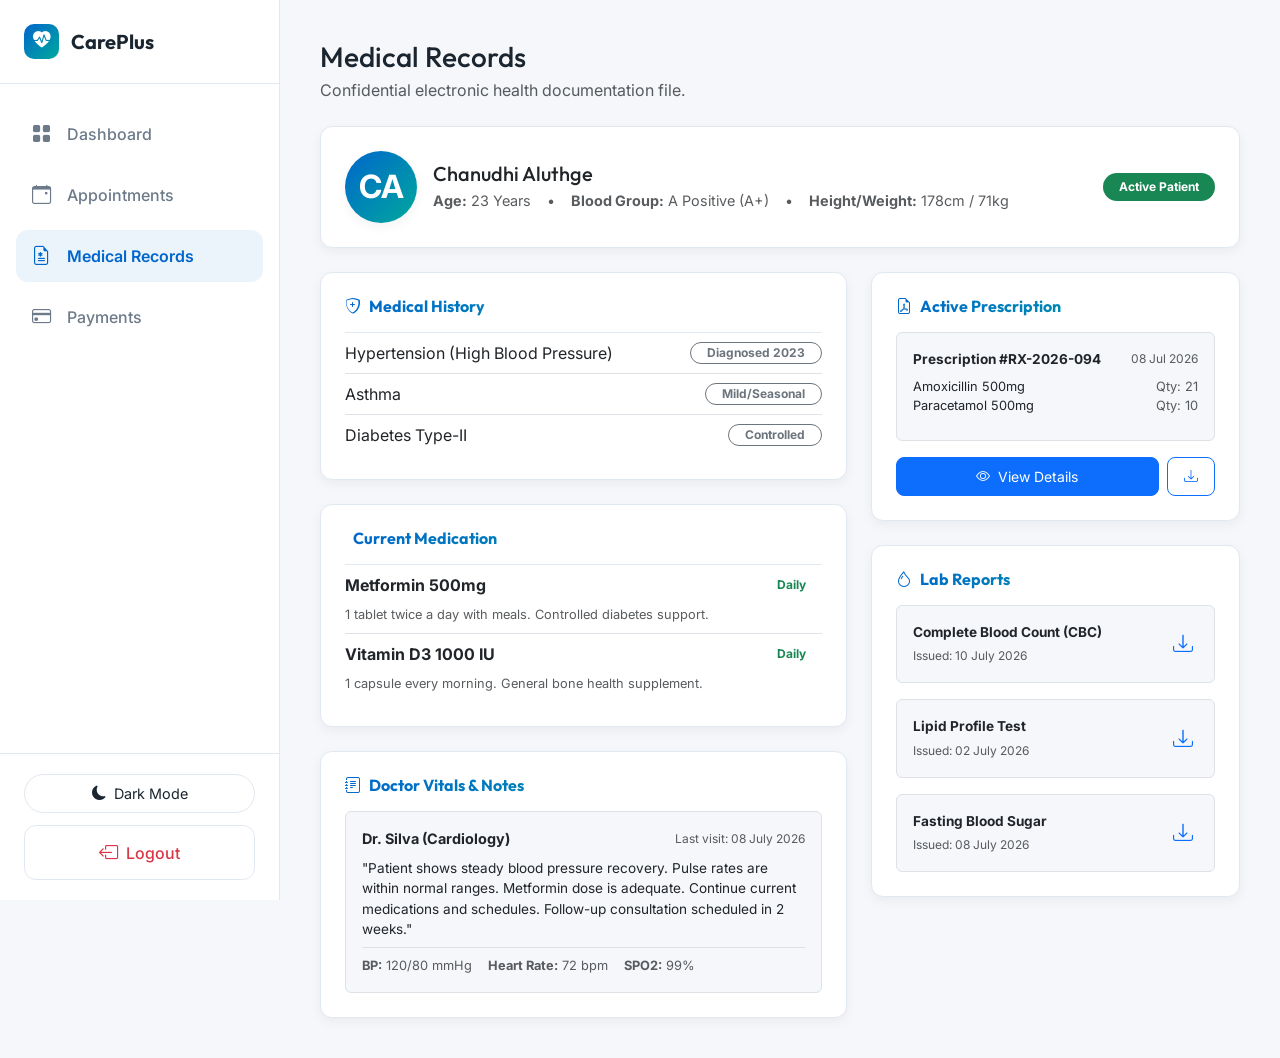
<file: medical-records.html>
<!DOCTYPE html>
<html lang="en" data-theme="light">
<head>
  <meta charset="UTF-8">
  <meta name="viewport" content="width=device-width, initial-scale=1.0">
  <meta name="description" content="View medical records, history of ailments, prescriptions, and doctor notes at CarePlus Hospital.">
  <title>Medical Records - Hospital Management System</title>
  <!-- Bootstrap 5 CSS CDN -->
  <link href="https://cdn.jsdelivr.net/npm/bootstrap@5.3.2/dist/css/bootstrap.min.css" rel="stylesheet">
  <!-- Bootstrap Icons CDN -->
  <link href="https://cdn.jsdelivr.net/npm/bootstrap-icons@1.11.2/font/bootstrap-icons.min.css" rel="stylesheet">
  <!-- Custom CSS -->
  <link href="css/style.css" rel="stylesheet">
  <link href="css/dashboard.css" rel="stylesheet">
</head>
<body>

  <!-- Mobile Responsive Top Header Bar -->
  <header class="mobile-header">
    <div class="d-flex align-items-center gap-2">
      <i class="bi bi-heart-pulse-fill text-primary" style="font-size: 1.5rem;" aria-hidden="true"></i>
      <span class="fw-bold" style="font-family: 'Outfit', sans-serif;">CarePlus</span>
    </div>
    <button class="mobile-toggle-btn" id="mobileSidebarToggle" aria-label="Toggle Navigation Sidebar">
      <i class="bi bi-list"></i>
    </button>
  </header>

  <!-- Sidebar Overlay for Mobile -->
  <div class="sidebar-overlay" id="sidebarOverlay" aria-hidden="true"></div>

  <div class="dashboard-container">
    <!-- Sidebar Navigation -->
    <aside class="sidebar" id="sidebar">
      <div class="sidebar-header">
        <div class="d-inline-flex align-items-center justify-content-center" style="background: linear-gradient(135deg, var(--primary), var(--secondary)); width: 35px; height: 35px; border-radius: 10px;">
          <i class="bi bi-heart-pulse-fill text-white" style="font-size: 1.1rem;" aria-hidden="true"></i>
        </div>
        <h2 class="sidebar-brand">CarePlus</h2>
      </div>

      <nav class="sidebar-menu">
        <a href="patient-dashboard.html" class="sidebar-link">
          <i class="bi bi-grid-fill" aria-hidden="true"></i>
          <span>Dashboard</span>
        </a>
        <a href="appointment.html" class="sidebar-link">
          <i class="bi bi-calendar-event" aria-hidden="true"></i>
          <span>Appointments</span>
        </a>
        <a href="medical-records.html" class="sidebar-link active" aria-current="page">
          <i class="bi bi-file-earmark-medical" aria-hidden="true"></i>
          <span>Medical Records</span>
        </a>
        <a href="payment.html" class="sidebar-link">
          <i class="bi bi-credit-card" aria-hidden="true"></i>
          <span>Payments</span>
        </a>
      </nav>

      <div class="sidebar-footer">
        <button id="themeToggle" class="theme-toggle-btn w-100 justify-content-center" aria-label="Toggle Dark/Light Mode">
          <i class="bi bi-moon-fill" aria-hidden="true"></i>
          <span>Dark Mode</span>
        </button>
        <a href="index.html" class="sidebar-link text-danger logout-btn" id="logoutBtn" style="border: 1px solid var(--border-color); text-align: center; justify-content: center; gap: 8px;">
          <i class="bi bi-box-arrow-left" aria-hidden="true"></i>
          <span>Logout</span>
        </a>
      </div>
    </aside>

    <!-- Main Content Area -->
    <main class="main-content">
      
      <!-- Page Header Overview -->
      <section class="d-flex justify-content-between align-items-center mb-4">
        <div>
          <h1 class="h3 mb-1">Medical Records</h1>
          <p class="text-muted mb-0">Confidential electronic health documentation file.</p>
        </div>
      </section>

      <!-- Patient Vitals Summary Card -->
      <section class="card card-premium p-4 mb-4">
        <div class="row align-items-center g-3">
          <div class="col-md-auto">
            <div class="profile-avatar-placeholder" style="width: 72px; height: 72px; font-size: 2rem;">CA</div>
          </div>
          <div class="col-md">
            <h2 class="h5 mb-1" id="patientNameDisplay">Chanudhi Aluthge</h2>
            <div class="d-flex flex-wrap gap-3 text-muted" style="font-size: 0.9rem;">
              <span><strong>Age:</strong> 23 Years</span>
              <span>&bull;</span>
              <span><strong>Blood Group:</strong> A Positive (A+)</span>
              <span>&bull;</span>
              <span><strong>Height/Weight:</strong> 178cm / 71kg</span>
            </div>
          </div>
          <div class="col-md-auto text-md-end">
            <span class="badge bg-success px-3 py-2 text-white" style="border-radius: 20px;">Active Patient</span>
          </div>
        </div>
      </section>

      <!-- Medical Details Layout Grid -->
      <div class="row g-4">
        
        <!-- Left Side: History & Medications -->
        <div class="col-lg-7">
          
          <!-- Medical History -->
          <div class="card card-premium p-4 mb-4">
            <h3 class="h6 mb-3 fw-bold text-gradient"><i class="bi bi-shield-plus me-2"></i>Medical History</h3>
            <ul class="list-group list-group-flush" style="color: var(--text-main);">
              <li class="list-group-item bg-transparent d-flex justify-content-between align-items-center px-0">
                <span>Hypertension (High Blood Pressure)</span>
                <span class="badge bg-secondary-light text-secondary border border-secondary px-3 py-1" style="font-size: 0.75rem; border-radius: 12px;">Diagnosed 2023</span>
              </li>
              <li class="list-group-item bg-transparent d-flex justify-content-between align-items-center px-0">
                <span>Asthma</span>
                <span class="badge bg-secondary-light text-secondary border border-secondary px-3 py-1" style="font-size: 0.75rem; border-radius: 12px;">Mild/Seasonal</span>
              </li>
              <li class="list-group-item bg-transparent d-flex justify-content-between align-items-center px-0">
                <span>Diabetes Type-II</span>
                <span class="badge bg-secondary-light text-secondary border border-secondary px-3 py-1" style="font-size: 0.75rem; border-radius: 12px;">Controlled</span>
              </li>
            </ul>
          </div>

          <!-- Current Medications -->
          <div class="card card-premium p-4 mb-4">
            <h3 class="h6 mb-3 fw-bold text-gradient"><i class="bi bi-capsule-capsule me-2"></i>Current Medication</h3>
            <ul class="list-group list-group-flush" style="color: var(--text-main);">
              <li class="list-group-item bg-transparent px-0">
                <div class="d-flex justify-content-between align-items-center mb-1">
                  <strong>Metformin 500mg</strong>
                  <span class="badge bg-success-light text-success px-3 py-1" style="font-size: 0.75rem; border-radius: 12px;">Daily</span>
                </div>
                <span class="text-muted" style="font-size: 0.8rem;">1 tablet twice a day with meals. Controlled diabetes support.</span>
              </li>
              <li class="list-group-item bg-transparent px-0">
                <div class="d-flex justify-content-between align-items-center mb-1">
                  <strong>Vitamin D3 1000 IU</strong>
                  <span class="badge bg-success-light text-success px-3 py-1" style="font-size: 0.75rem; border-radius: 12px;">Daily</span>
                </div>
                <span class="text-muted" style="font-size: 0.8rem;">1 capsule every morning. General bone health supplement.</span>
              </li>
            </ul>
          </div>

          <!-- Doctor Checkup Notes -->
          <div class="card card-premium p-4">
            <h3 class="h6 mb-3 fw-bold text-gradient"><i class="bi bi-journal-text me-2"></i>Doctor Vitals & Notes</h3>
            <div class="border rounded p-3" style="background-color: var(--bg-body);">
              <div class="d-flex justify-content-between align-items-center mb-2">
                <strong style="font-size: 0.9rem;">Dr. Silva (Cardiology)</strong>
                <span class="text-muted" style="font-size: 0.75rem;">Last visit: 08 July 2026</span>
              </div>
              <p class="mb-2" style="font-size: 0.85rem; line-height: 1.5;">"Patient shows steady blood pressure recovery. Pulse rates are within normal ranges. Metformin dose is adequate. Continue current medications and schedules. Follow-up consultation scheduled in 2 weeks."</p>
              <div class="d-flex flex-wrap gap-3 border-top pt-2 mt-2" style="font-size: 0.8rem;">
                <span class="text-muted"><strong>BP:</strong> 120/80 mmHg</span>
                <span class="text-muted"><strong>Heart Rate:</strong> 72 bpm</span>
                <span class="text-muted"><strong>SPO2:</strong> 99%</span>
              </div>
            </div>
          </div>

        </div>

        <!-- Right Side: Lab Reports & Prescriptions -->
        <div class="col-lg-5">
          
          <!-- Prescriptions PDF View -->
          <div class="card card-premium p-4 mb-4">
            <h3 class="h6 mb-3 fw-bold text-gradient"><i class="bi bi-file-earmark-pdf me-2"></i>Active Prescription</h3>
            <div class="p-3 border rounded mb-3" style="background-color: var(--bg-body);">
              <div class="d-flex justify-content-between align-items-center mb-2">
                <strong style="font-size: 0.85rem;">Prescription #RX-2026-094</strong>
                <span class="text-muted" style="font-size: 0.75rem;">08 Jul 2026</span>
              </div>
              <div class="mb-2" style="font-size: 0.8rem;">
                <div class="d-flex justify-content-between"><span>Amoxicillin 500mg</span><span class="text-muted">Qty: 21</span></div>
                <div class="d-flex justify-content-between"><span>Paracetamol 500mg</span><span class="text-muted">Qty: 10</span></div>
              </div>
            </div>
            <div class="d-flex gap-2">
              <button class="btn btn-primary btn-sm flex-grow-1 py-2" id="btnViewPresc" style="border-radius: 8px;"><i class="bi bi-eye me-1"></i> View Details</button>
              <button class="btn btn-outline-primary btn-sm px-3" id="btnDownloadPresc" style="border-radius: 8px;" aria-label="Download Prescription PDF"><i class="bi bi-download"></i></button>
            </div>
          </div>

          <!-- Lab Reports list -->
          <div class="card card-premium p-4">
            <h3 class="h6 mb-3 fw-bold text-gradient"><i class="bi bi-droplet me-2"></i>Lab Reports</h3>
            <div class="d-flex flex-column gap-3">
              
              <!-- Report Row -->
              <div class="d-flex justify-content-between align-items-center p-3 border rounded" style="background-color: var(--bg-body);">
                <div>
                  <strong class="d-block" style="font-size: 0.85rem;">Complete Blood Count (CBC)</strong>
                  <span class="text-muted" style="font-size: 0.75rem;">Issued: 10 July 2026</span>
                </div>
                <button class="btn btn-sm btn-link p-1 text-primary download-report" data-report="CBC" aria-label="Download CBC report"><i class="bi bi-download" style="font-size: 1.25rem;"></i></button>
              </div>

              <!-- Report Row -->
              <div class="d-flex justify-content-between align-items-center p-3 border rounded" style="background-color: var(--bg-body);">
                <div>
                  <strong class="d-block" style="font-size: 0.85rem;">Lipid Profile Test</strong>
                  <span class="text-muted" style="font-size: 0.75rem;">Issued: 02 July 2026</span>
                </div>
                <button class="btn btn-sm btn-link p-1 text-primary download-report" data-report="Lipid Profile" aria-label="Download Lipid Profile report"><i class="bi bi-download" style="font-size: 1.25rem;"></i></button>
              </div>

              <!-- Report Row -->
              <div class="d-flex justify-content-between align-items-center p-3 border rounded" style="background-color: var(--bg-body);">
                <div>
                  <strong class="d-block" style="font-size: 0.85rem;">Fasting Blood Sugar</strong>
                  <span class="text-muted" style="font-size: 0.75rem;">Issued: 08 July 2026</span>
                </div>
                <button class="btn btn-sm btn-link p-1 text-primary download-report" data-report="Fasting Blood Sugar" aria-label="Download Fasting Blood Sugar report"><i class="bi bi-download" style="font-size: 1.25rem;"></i></button>
              </div>

            </div>
          </div>

        </div>

      </div>

    </main>
  </div>

  <!-- Simulated View prescription modal popup -->
  <div class="modal fade" id="prescModal" tabindex="-1" aria-labelledby="prescModalLabel" aria-hidden="true">
    <div class="modal-dialog modal-dialog-centered">
      <div class="modal-content card-premium" style="border: 1px solid var(--border-color);">
        <div class="modal-header border-bottom">
          <h4 class="modal-title h5 text-gradient" id="prescModalLabel">Prescription Details</h4>
          <button type="button" class="btn-close" data-bs-dismiss="modal" aria-label="Close modal" style="filter: var(--theme-close-filter);"></button>
        </div>
        <div class="modal-body">
          <div class="text-center mb-4">
            <h5 class="h6 text-muted mb-1">CAREPLUS CLINICAL PRESCRIPTION</h5>
            <span class="text-muted" style="font-size: 0.8rem;">Registration ID: HMS-092284</span>
          </div>
          <div class="mb-3">
            <strong>Prescribed By:</strong> Dr. Silva (Cardiologist)
          </div>
          <div class="border-top border-bottom py-3 my-3">
            <div class="mb-2"><strong>1. Amoxicillin 500mg (Antibiotic)</strong><br><small class="text-muted">Qty: 21 capsules | 1 capsule 3 times a day (Post-meal)</small></div>
            <div><strong>2. Paracetamol 500mg (Analgesic)</strong><br><small class="text-muted">Qty: 10 tablets | 1 tablet every 6 hours as needed</small></div>
          </div>
          <div style="font-size: 0.85rem; color: var(--text-muted);">
            Note: Discontinue Amoxicillin if allergies develop, and consult doctor immediately.
          </div>
        </div>
        <div class="modal-footer border-top">
          <button type="button" class="btn btn-secondary btn-sm" data-bs-dismiss="modal">Close</button>
          <button type="button" class="btn btn-primary btn-sm" id="modalPrintPresc"><i class="bi bi-printer me-1"></i> Print</button>
        </div>
      </div>
    </div>
  </div>

  <!-- Page Loader -->
  <div class="loader-wrapper" id="pageLoader" aria-hidden="true">
    <div class="loader-spinner"></div>
  </div>

  <!-- Bootstrap 5 Bundle JS -->
  <script src="https://cdn.jsdelivr.net/npm/bootstrap@5.3.2/dist/js/bootstrap.bundle.min.js"></script>

  <!-- Sidebars and theme toggle scripts -->
  <script>
    document.addEventListener('DOMContentLoaded', () => {
      // Toggle sidebar
      const sidebar = document.getElementById('sidebar');
      const mobileSidebarToggle = document.getElementById('mobileSidebarToggle');
      const sidebarOverlay = document.getElementById('sidebarOverlay');

      if (mobileSidebarToggle && sidebar && sidebarOverlay) {
        mobileSidebarToggle.addEventListener('click', () => {
          sidebar.classList.toggle('show');
          sidebarOverlay.classList.toggle('show');
        });

        sidebarOverlay.addEventListener('click', () => {
          sidebar.classList.remove('show');
          sidebarOverlay.classList.remove('show');
        });
      }

      // Check session
      let session = JSON.parse(localStorage.getItem('hms_session_user'));
      if (session) {
        document.getElementById('patientNameDisplay').textContent = session.name;
      }

      // Global theme sync
      const currentTheme = localStorage.getItem('hms_theme') || 'light';
      document.documentElement.setAttribute('data-theme', currentTheme);
      
      const themeToggle = document.getElementById('themeToggle');
      if (themeToggle) {
        themeToggle.addEventListener('click', () => {
          const theme = document.documentElement.getAttribute('data-theme') === 'dark' ? 'light' : 'dark';
          document.documentElement.setAttribute('data-theme', theme);
          localStorage.setItem('hms_theme', theme);
          updateThemeToggleUI(themeToggle, theme);
        });
        updateThemeToggleUI(themeToggle, currentTheme);
      }

      function updateThemeToggleUI(btn, theme) {
        const icon = btn.querySelector('i');
        const text = btn.querySelector('span');
        if (theme === 'dark') {
          if (icon) icon.className = 'bi bi-sun-fill';
          if (text) text.textContent = 'Light Mode';
        } else {
          if (icon) icon.className = 'bi bi-moon-fill';
          if (text) text.textContent = 'Dark Mode';
        }
      }

      // Prescription View Modal
      const prescModal = new bootstrap.Modal(document.getElementById('prescModal'));
      document.getElementById('btnViewPresc').addEventListener('click', () => {
        prescModal.show();
      });

      document.getElementById('modalPrintPresc').addEventListener('click', () => {
        window.print();
      });

      // Downloads simulated logic
      function showSuccessToast(msg) {
        let container = document.getElementById('toastContainer');
        if (!container) {
          container = document.createElement('div');
          container.id = 'toastContainer';
          container.className = 'custom-toast-container';
          document.body.appendChild(container);
        }
        const toast = document.createElement('div');
        toast.className = 'custom-toast toast-success';
        toast.innerHTML = `
          <i class="bi bi-check-circle-fill text-success" style="font-size: 1.25rem;"></i>
          <div style="flex-grow: 1;">
            <span style="font-weight: 600; display: block;">Success</span>
            <span style="font-size: 0.85rem; color: var(--text-muted);">${msg}</span>
          </div>
        `;
        container.appendChild(toast);
        setTimeout(() => toast.classList.add('show'), 100);
        setTimeout(() => {
          toast.classList.remove('show');
          setTimeout(() => toast.remove(), 400);
        }, 4000);
      }

      const dlPresc = document.getElementById('btnDownloadPresc');
      if (dlPresc) {
        dlPresc.addEventListener('click', () => {
          const loader = document.getElementById('pageLoader');
          if (loader) loader.classList.add('active');
          setTimeout(() => {
            if (loader) loader.classList.remove('active');
            showSuccessToast('Prescription PDF download initiated successfully!');
          }, 1000);
        });
      }

      document.querySelectorAll('.download-report').forEach(btn => {
        btn.addEventListener('click', (e) => {
          const rName = e.currentTarget.getAttribute('data-report');
          const loader = document.getElementById('pageLoader');
          if (loader) loader.classList.add('active');
          setTimeout(() => {
            if (loader) loader.classList.remove('active');
            showSuccessToast(`${rName} report download started successfully.`);
          }, 1000);
        });
      });
    });
  </script>
</body>
</html>
</file>
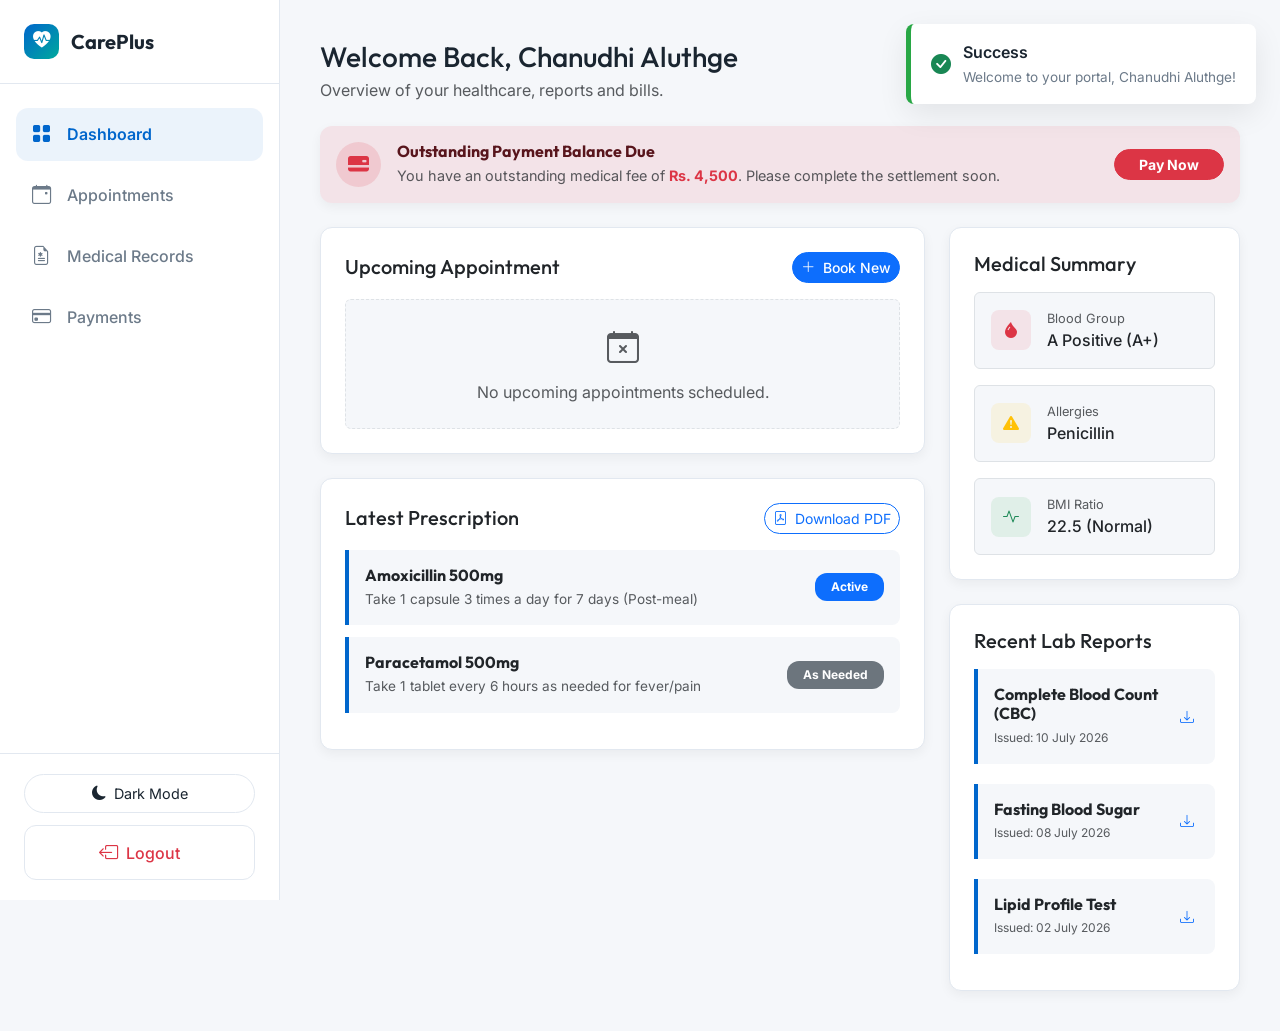
<file: patient-dashboard.html>
<!DOCTYPE html>
<html lang="en" data-theme="light">
<head>
  <meta charset="UTF-8">
  <meta name="viewport" content="width=device-width, initial-scale=1.0">
  <meta name="description" content="Access medical files, schedule clinic checkups, download lab reports, and manage outstanding balances.">
  <title>Patient Dashboard - Hospital Management System</title>
  <!-- Bootstrap 5 CSS CDN -->
  <link href="https://cdn.jsdelivr.net/npm/bootstrap@5.3.2/dist/css/bootstrap.min.css" rel="stylesheet">
  <!-- Bootstrap Icons CDN -->
  <link href="https://cdn.jsdelivr.net/npm/bootstrap-icons@1.11.2/font/bootstrap-icons.min.css" rel="stylesheet">
  <!-- Custom CSS -->
  <link href="css/style.css" rel="stylesheet">
  <link href="css/dashboard.css" rel="stylesheet">
</head>
<body>

  <!-- Mobile Responsive Top Header Bar -->
  <header class="mobile-header">
    <div class="d-flex align-items-center gap-2">
      <i class="bi bi-heart-pulse-fill text-primary" style="font-size: 1.5rem;" aria-hidden="true"></i>
      <span class="fw-bold" style="font-family: 'Outfit', sans-serif;">CarePlus</span>
    </div>
    <button class="mobile-toggle-btn" id="mobileSidebarToggle" aria-label="Toggle Navigation Sidebar">
      <i class="bi bi-list"></i>
    </button>
  </header>

  <!-- Sidebar Overlay for Mobile -->
  <div class="sidebar-overlay" id="sidebarOverlay" aria-hidden="true"></div>

  <div class="dashboard-container">
    <!-- Sidebar Navigation -->
    <aside class="sidebar" id="sidebar">
      <div class="sidebar-header">
        <div class="d-inline-flex align-items-center justify-content-center" style="background: linear-gradient(135deg, var(--primary), var(--secondary)); width: 35px; height: 35px; border-radius: 10px;">
          <i class="bi bi-heart-pulse-fill text-white" style="font-size: 1.1rem;" aria-hidden="true"></i>
        </div>
        <h2 class="sidebar-brand">CarePlus</h2>
      </div>

      <nav class="sidebar-menu">
        <a href="patient-dashboard.html" class="sidebar-link active" aria-current="page">
          <i class="bi bi-grid-fill" aria-hidden="true"></i>
          <span>Dashboard</span>
        </a>
        <a href="appointment.html" class="sidebar-link">
          <i class="bi bi-calendar-event" aria-hidden="true"></i>
          <span>Appointments</span>
        </a>
        <a href="medical-records.html" class="sidebar-link">
          <i class="bi bi-file-earmark-medical" aria-hidden="true"></i>
          <span>Medical Records</span>
        </a>
        <a href="payment.html" class="sidebar-link">
          <i class="bi bi-credit-card" aria-hidden="true"></i>
          <span>Payments</span>
        </a>
      </nav>

      <div class="sidebar-footer">
        <button id="themeToggle" class="theme-toggle-btn w-100 justify-content-center" aria-label="Toggle Dark/Light Mode">
          <i class="bi bi-moon-fill" aria-hidden="true"></i>
          <span>Dark Mode</span>
        </button>
        <a href="index.html" class="sidebar-link text-danger logout-btn" id="logoutBtn" style="border: 1px solid var(--border-color); text-align: center; justify-content: center; gap: 8px;">
          <i class="bi bi-box-arrow-left" aria-hidden="true"></i>
          <span>Logout</span>
        </a>
      </div>
    </aside>

    <!-- Main Content Area -->
    <main class="main-content">
      
      <!-- Content Top Bar (Search, Profile summary, Notifications) -->
      <section class="d-flex flex-wrap justify-content-between align-items-center mb-4 gap-3">
        <div>
          <h1 class="h3 mb-1" id="welcomeUser">Welcome Back, Chanudhi Aluthge</h1>
          <p class="text-muted mb-0">Overview of your healthcare, reports and bills.</p>
        </div>
        <div class="d-flex align-items-center gap-3">
          <!-- Notification Bell -->
          <div class="dropdown">
            <button class="btn btn-outline-secondary position-relative" type="button" id="notificationDropdown" data-bs-toggle="dropdown" aria-expanded="false" style="border-radius: 50%; width: 42px; height: 42px; padding: 0;" aria-label="Notification center">
              <i class="bi bi-bell" aria-hidden="true"></i>
              <span class="notification-badge" id="notifBellBadge"></span>
            </button>
            <ul class="dropdown-menu dropdown-menu-end p-0 card-premium" aria-labelledby="notificationDropdown" style="width: 320px; max-height: 400px; overflow-y: auto;">
              <li class="p-3 border-bottom d-flex justify-content-between align-items-center">
                <span class="fw-bold">Notifications</span>
                <button class="btn btn-sm btn-link p-0 text-decoration-none text-primary" id="clearNotifBtn" style="font-size: 0.8rem;">Clear All</button>
              </li>
              <div id="notificationList">
                <!-- Loaded from localStorage -->
              </div>
            </ul>
          </div>
          <!-- Profile Badge Dropdown -->
          <div class="dropdown">
            <button class="btn d-flex align-items-center gap-2 p-1 border-0" type="button" id="profileDropdown" data-bs-toggle="dropdown" aria-expanded="false" aria-label="Profile panel">
              <div class="profile-avatar-placeholder" id="userInitials" style="width: 40px; height: 40px; font-size: 1.1rem;">CA</div>
            </button>
            <ul class="dropdown-menu dropdown-menu-end card-premium" aria-labelledby="profileDropdown">
              <li><div class="dropdown-header"><strong id="profileName">Chanudhi Aluthge</strong><br><span class="text-muted" id="profileEmail" style="font-size: 0.75rem;">patient@hospital.com</span></div></li>
              <li><hr class="dropdown-divider"></li>
              <li><a class="dropdown-item" href="medical-records.html"><i class="bi bi-person me-2"></i>My Medical Records</a></li>
              <li><a class="dropdown-item text-danger" href="index.html"><i class="bi bi-box-arrow-left me-2"></i>Logout</a></li>
            </ul>
          </div>
        </div>
      </section>

      <!-- Outstanding Payment Alert Banner -->
      <section class="alert border-0 p-3 mb-4 card-premium" id="billingAlertBanner" style="display: none; background-color: var(--danger-light); border-left: 5px solid var(--danger); border-radius: var(--border-radius);">
        <div class="d-flex flex-wrap justify-content-between align-items-center gap-3">
          <div class="d-flex align-items-center gap-3">
            <div class="d-inline-flex align-items-center justify-content-center text-danger" style="background-color: rgba(220, 53, 69, 0.15); width: 45px; height: 45px; border-radius: 50%;">
              <i class="bi bi-credit-card-2-back-fill" style="font-size: 1.3rem;" aria-hidden="true"></i>
            </div>
            <div>
              <h2 class="h6 mb-1 text-danger-emphasis fw-bold">Outstanding Payment Balance Due</h2>
              <p class="mb-0 text-muted" style="font-size: 0.9rem;">You have an outstanding medical fee of <strong class="text-danger" id="bannerOutstandingAmount">Rs. 4,500</strong>. Please complete the settlement soon.</p>
            </div>
          </div>
          <a href="payment.html" class="btn btn-danger btn-sm px-4 fw-bold" style="border-radius: 20px;">Pay Now</a>
        </div>
      </section>

      <!-- Dashboard Layout Grid -->
      <div class="row g-4">
        
        <!-- Left Side: Appointments & Prescriptions -->
        <div class="col-lg-8">
          
          <!-- Upcoming Appointment -->
          <section class="card card-premium p-4 mb-4">
            <div class="d-flex justify-content-between align-items-center mb-3">
              <h2 class="h5 mb-0">Upcoming Appointment</h2>
              <a href="appointment.html" class="btn btn-primary btn-sm" style="border-radius: 20px; font-weight: 500;">
                <i class="bi bi-plus-lg me-1"></i> Book New
              </a>
            </div>

            <div id="appointmentDisplay">
              <!-- Loaded dynamically from JS -->
            </div>
          </section>

          <!-- Latest Prescription -->
          <section class="card card-premium p-4">
            <div class="d-flex justify-content-between align-items-center mb-3">
              <h2 class="h5 mb-0">Latest Prescription</h2>
              <button class="btn btn-outline-primary btn-sm" id="downloadPrescriptionBtn" style="border-radius: 20px;" aria-label="Download latest prescription in PDF format">
                <i class="bi bi-file-pdf me-1"></i> Download PDF
              </button>
            </div>

            <div class="prescription-item flex-column flex-sm-row align-items-start align-items-sm-center gap-3">
              <div>
                <h3 class="h6 mb-1 fw-bold">Amoxicillin 500mg</h3>
                <p class="text-muted mb-0" style="font-size: 0.85rem;">Take 1 capsule 3 times a day for 7 days (Post-meal)</p>
              </div>
              <span class="badge bg-primary px-3 py-2 text-white" style="font-size: 0.75rem; border-radius: 12px;">Active</span>
            </div>

            <div class="prescription-item flex-column flex-sm-row align-items-start align-items-sm-center gap-3">
              <div>
                <h3 class="h6 mb-1 fw-bold">Paracetamol 500mg</h3>
                <p class="text-muted mb-0" style="font-size: 0.85rem;">Take 1 tablet every 6 hours as needed for fever/pain</p>
              </div>
              <span class="badge bg-secondary px-3 py-2 text-white" style="font-size: 0.75rem; border-radius: 12px;">As Needed</span>
            </div>
          </section>

        </div>

        <!-- Right Side: Health Summary & Lab Reports -->
        <div class="col-lg-4">
          
          <!-- Medical Summary Cards -->
          <section class="card card-premium p-4 mb-4">
            <h2 class="h5 mb-3">Medical Summary</h2>
            <div class="d-flex flex-column gap-3">
              
              <!-- Blood Group -->
              <div class="d-flex align-items-center justify-content-between p-3 border rounded" style="background-color: var(--bg-body);">
                <div class="d-flex align-items-center gap-3">
                  <div class="d-inline-flex align-items-center justify-content-center text-danger" style="background-color: rgba(220, 53, 69, 0.1); width: 40px; height: 40px; border-radius: 8px;">
                    <i class="bi bi-droplet-fill" aria-hidden="true"></i>
                  </div>
                  <div>
                    <span class="text-muted d-block" style="font-size: 0.8rem;">Blood Group</span>
                    <strong class="h6 mb-0">A Positive (A+)</strong>
                  </div>
                </div>
              </div>

              <!-- Allergies -->
              <div class="d-flex align-items-center justify-content-between p-3 border rounded" style="background-color: var(--bg-body);">
                <div class="d-flex align-items-center gap-3">
                  <div class="d-inline-flex align-items-center justify-content-center text-warning" style="background-color: rgba(255, 193, 7, 0.1); width: 40px; height: 40px; border-radius: 8px;">
                    <i class="bi bi-exclamation-triangle-fill" aria-hidden="true"></i>
                  </div>
                  <div>
                    <span class="text-muted d-block" style="font-size: 0.8rem;">Allergies</span>
                    <strong class="h6 mb-0">Penicillin</strong>
                  </div>
                </div>
              </div>

              <!-- BMI -->
              <div class="d-flex align-items-center justify-content-between p-3 border rounded" style="background-color: var(--bg-body);">
                <div class="d-flex align-items-center gap-3">
                  <div class="d-inline-flex align-items-center justify-content-center text-success" style="background-color: rgba(40, 167, 69, 0.1); width: 40px; height: 40px; border-radius: 8px;">
                    <i class="bi bi-activity" aria-hidden="true"></i>
                  </div>
                  <div>
                    <span class="text-muted d-block" style="font-size: 0.8rem;">BMI Ratio</span>
                    <strong class="h6 mb-0">22.5 (Normal)</strong>
                  </div>
                </div>
              </div>

            </div>
          </section>

          <!-- Recent Lab Reports -->
          <section class="card card-premium p-4">
            <h2 class="h5 mb-3">Recent Lab Reports</h2>
            <div class="d-flex flex-column gap-2">
              
              <!-- Report item -->
              <div class="lab-item flex-column flex-sm-row align-items-start align-items-sm-center gap-2">
                <div>
                  <h3 class="h6 mb-0 fw-bold">Complete Blood Count (CBC)</h3>
                  <span class="text-muted" style="font-size: 0.75rem;">Issued: 10 July 2026</span>
                </div>
                <button class="btn btn-sm btn-link p-1 text-primary download-report" data-report="CBC" aria-label="Download CBC report"><i class="bi bi-download"></i></button>
              </div>

              <!-- Report item -->
              <div class="lab-item flex-column flex-sm-row align-items-start align-items-sm-center gap-2">
                <div>
                  <h3 class="h6 mb-0 fw-bold">Fasting Blood Sugar</h3>
                  <span class="text-muted" style="font-size: 0.75rem;">Issued: 08 July 2026</span>
                </div>
                <button class="btn btn-sm btn-link p-1 text-primary download-report" data-report="Fasting Blood Sugar" aria-label="Download Fasting Blood Sugar report"><i class="bi bi-download"></i></button>
              </div>

              <!-- Report item -->
              <div class="lab-item flex-column flex-sm-row align-items-start align-items-sm-center gap-2">
                <div>
                  <h3 class="h6 mb-0 fw-bold">Lipid Profile Test</h3>
                  <span class="text-muted" style="font-size: 0.75rem;">Issued: 02 July 2026</span>
                </div>
                <button class="btn btn-sm btn-link p-1 text-primary download-report" data-report="Lipid Profile" aria-label="Download Lipid Profile report"><i class="bi bi-download"></i></button>
              </div>

            </div>
          </section>

        </div>

      </div>

    </main>
  </div>

  <!-- Page Loader -->
  <div class="loader-wrapper" id="pageLoader" aria-hidden="true">
    <div class="loader-spinner"></div>
  </div>

  <!-- Bootstrap 5 Bundle JS with Popper -->
  <script src="https://cdn.jsdelivr.net/npm/bootstrap@5.3.2/dist/js/bootstrap.bundle.min.js"></script>

  <!-- Page Logic Inline JavaScript -->
  <script>
    document.addEventListener('DOMContentLoaded', () => {
      // Check session
      let session = JSON.parse(localStorage.getItem('hms_session_user'));
      if (!session || session.role !== 'patient') {
        // For testing purposes, if no session, initialize a default Patient session
        session = { name: 'Chanudhi Aluthge', role: 'patient', email: 'patient@hospital.com' };
        localStorage.setItem('hms_session_user', JSON.stringify(session));
      }

      // Update welcome name & initials
      document.getElementById('welcomeUser').textContent = `Welcome Back, ${session.name}`;
      document.getElementById('profileName').textContent = session.name;
      document.getElementById('profileEmail').textContent = session.email;
      
      const initials = session.name.split(' ').map(n => n[0]).join('');
      document.getElementById('userInitials').textContent = initials;

      // Toggle mobile navigation sidebar
      const sidebar = document.getElementById('sidebar');
      const mobileSidebarToggle = document.getElementById('mobileSidebarToggle');
      const sidebarOverlay = document.getElementById('sidebarOverlay');

      if (mobileSidebarToggle && sidebar && sidebarOverlay) {
        mobileSidebarToggle.addEventListener('click', () => {
          sidebar.classList.toggle('show');
          sidebarOverlay.classList.toggle('show');
        });

        sidebarOverlay.addEventListener('click', () => {
          sidebar.classList.remove('show');
          sidebarOverlay.classList.remove('show');
        });
      }

      // Outstanding payment setup
      const outstandingVal = parseFloat(localStorage.getItem('hms_outstanding_payment') || '4500');
      const banner = document.getElementById('billingAlertBanner');
      if (outstandingVal > 0 && banner) {
        banner.style.display = 'block';
        document.getElementById('bannerOutstandingAmount').textContent = `Rs. ${outstandingVal.toLocaleString()}`;
      } else if (banner) {
        banner.style.display = 'none';
      }

      // Load appointments
      const appointments = JSON.parse(localStorage.getItem('hms_appointments')) || [];
      const appDisplay = document.getElementById('appointmentDisplay');
      
      if (appointments.length === 0) {
        appDisplay.innerHTML = `
          <div class="text-center py-4 border rounded" style="background-color: var(--bg-body); border-style: dashed !important;">
            <i class="bi bi-calendar-x text-muted" style="font-size: 2rem;"></i>
            <p class="text-muted mt-2 mb-0">No upcoming appointments scheduled.</p>
          </div>
        `;
      } else {
        const primaryApp = appointments[0]; // Active appointment
        
        let dateObj = new Date(primaryApp.date);
        const options = { day: 'numeric', month: 'long' };
        let formattedDate = dateObj.toLocaleDateString('en-US', options); // e.g. "24 July"
        if (isNaN(dateObj.getTime())) {
          formattedDate = primaryApp.date;
        }

        appDisplay.innerHTML = `
          <div class="d-flex flex-column flex-md-row justify-content-between align-items-start align-items-md-center p-3 border rounded gap-3" style="background-color: var(--bg-body);">
            <div class="d-flex align-items-center gap-3">
              <div class="d-inline-flex align-items-center justify-content-center text-primary" style="background-color: var(--primary-light); width: 50px; height: 50px; border-radius: 10px;">
                <i class="bi bi-person-heart-fill" style="font-size: 1.5rem;" aria-hidden="true"></i>
              </div>
              <div>
                <strong class="h6 mb-1 d-block">${primaryApp.doctor}</strong>
                <span class="text-muted" style="font-size: 0.85rem;">${primaryApp.department} &bull; ${primaryApp.reason || 'General Checkup'}</span>
              </div>
            </div>
            
            <div class="d-flex flex-wrap align-items-center gap-3">
              <div class="text-md-end">
                <span class="d-block fw-bold" style="font-size: 0.95rem; color: var(--text-main);"><i class="bi bi-calendar-check me-1"></i> ${formattedDate}</span>
                <span class="text-muted" style="font-size: 0.85rem;"><i class="bi bi-clock me-1"></i> ${primaryApp.time}</span>
              </div>
              <span class="badge-status bg-success-light"><span class="spinner-grow spinner-grow-sm" role="status" aria-hidden="true" style="width: 8px; height: 8px;"></span>${primaryApp.status}</span>
            </div>
          </div>
        `;
      }

      // Load notification list dropdown
      const notifications = JSON.parse(localStorage.getItem('hms_notifications')) || [];
      const notifList = document.getElementById('notificationList');
      const bellBadge = document.getElementById('notifBellBadge');

      if (notifications.length === 0) {
        bellBadge.style.display = 'none';
        notifList.innerHTML = `
          <li class="p-3 text-center text-muted" style="font-size: 0.85rem;">
            No new notifications.
          </li>
        `;
      } else {
        bellBadge.style.display = 'block';
        notifList.innerHTML = notifications.map(n => `
          <li class="notification-list-item">
            <i class="bi bi-info-circle-fill text-primary" aria-hidden="true"></i>
            <div>
              <p class="mb-0 text-main fw-medium" style="font-size: 0.85rem; line-height: 1.3;">${n.text}</p>
              <span class="text-muted" style="font-size: 0.75rem;">${n.time}</span>
            </div>
          </li>
        `).join('');
      }

      // Clear notifications handler
      const clearBtn = document.getElementById('clearNotifBtn');
      if (clearBtn) {
        clearBtn.addEventListener('click', (e) => {
          e.stopPropagation(); // prevent closing dropdown
          localStorage.setItem('hms_notifications', JSON.stringify([]));
          bellBadge.style.display = 'none';
          notifList.innerHTML = `
            <li class="p-3 text-center text-muted" style="font-size: 0.85rem;">
              No new notifications.
            </li>
          `;
        });
      }

      // Global theme sync
      const currentTheme = localStorage.getItem('hms_theme') || 'light';
      document.documentElement.setAttribute('data-theme', currentTheme);
      
      const themeToggle = document.getElementById('themeToggle');
      if (themeToggle) {
        updateThemeToggleUI(themeToggle, currentTheme);
        themeToggle.addEventListener('click', () => {
          const theme = document.documentElement.getAttribute('data-theme') === 'dark' ? 'light' : 'dark';
          document.documentElement.setAttribute('data-theme', theme);
          localStorage.setItem('hms_theme', theme);
          updateThemeToggleUI(themeToggle, theme);
        });
      }

      function updateThemeToggleUI(btn, theme) {
        const icon = btn.querySelector('i');
        const text = btn.querySelector('span');
        if (theme === 'dark') {
          if (icon) icon.className = 'bi bi-sun-fill';
          if (text) text.textContent = 'Light Mode';
        } else {
          if (icon) icon.className = 'bi bi-moon-fill';
          if (text) text.textContent = 'Dark Mode';
        }
      }

      // Simulated Downloads
      function showSuccessToast(msg) {
        let container = document.getElementById('toastContainer');
        if (!container) {
          container = document.createElement('div');
          container.id = 'toastContainer';
          container.className = 'custom-toast-container';
          document.body.appendChild(container);
        }
        const toast = document.createElement('div');
        toast.className = 'custom-toast toast-success';
        toast.innerHTML = `
          <i class="bi bi-check-circle-fill text-success" style="font-size: 1.25rem;"></i>
          <div style="flex-grow: 1;">
            <span style="font-weight: 600; display: block;">Success</span>
            <span style="font-size: 0.85rem; color: var(--text-muted);">${msg}</span>
          </div>
        `;
        container.appendChild(toast);
        setTimeout(() => toast.classList.add('show'), 100);
        setTimeout(() => {
          toast.classList.remove('show');
          setTimeout(() => toast.remove(), 400);
        }, 4000);
      }

      const dlPrescription = document.getElementById('downloadPrescriptionBtn');
      if (dlPrescription) {
        dlPrescription.addEventListener('click', () => {
          const loader = document.getElementById('pageLoader');
          if (loader) loader.classList.add('active');
          setTimeout(() => {
            if (loader) loader.classList.remove('active');
            showSuccessToast('Prescription PDF download initiated successfully!');
          }, 1000);
        });
      }

      document.querySelectorAll('.download-report').forEach(btn => {
        btn.addEventListener('click', (e) => {
          const rName = e.currentTarget.getAttribute('data-report');
          const loader = document.getElementById('pageLoader');
          if (loader) loader.classList.add('active');
          setTimeout(() => {
            if (loader) loader.classList.remove('active');
            showSuccessToast(`${rName} report download started successfully.`);
          }, 1000);
        });
      });

      // Show welcome toast on page load once per session
      if (!sessionStorage.getItem('hms_welcome_notified')) {
        setTimeout(() => {
          showSuccessToast(`Welcome to your portal, ${session.name}!`);
          sessionStorage.setItem('hms_welcome_notified', 'true');
        }, 1200);
      }
    });
  </script>
</body>
</html>
</file>
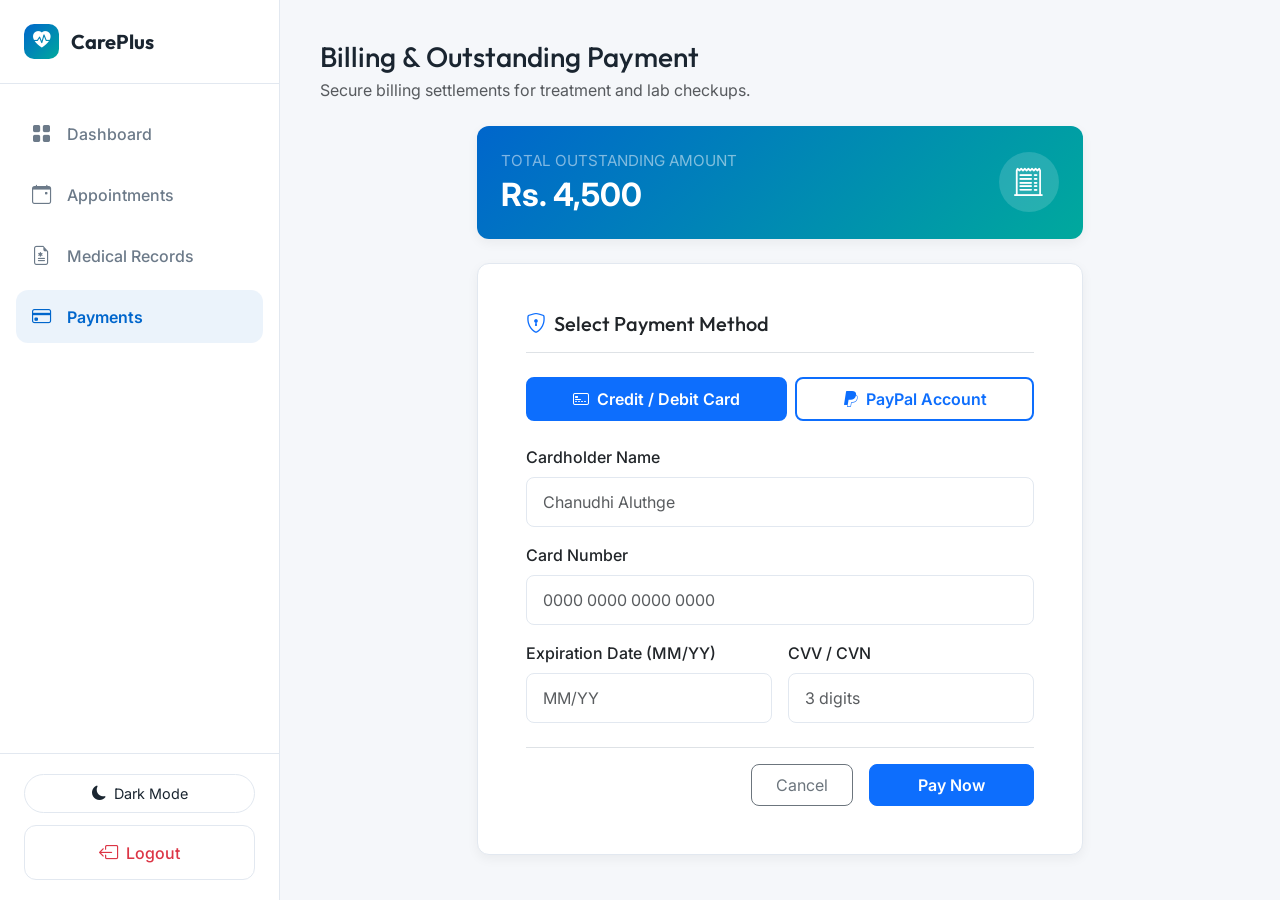
<file: payment.html>
<!DOCTYPE html>
<html lang="en" data-theme="light">
<head>
  <meta charset="UTF-8">
  <meta name="viewport" content="width=device-width, initial-scale=1.0">
  <meta name="description" content="Secure payments page for CarePlus Hospital billing services. pay using card or PayPal.">
  <title>Payment Portal - Hospital Management System</title>
  <!-- Bootstrap 5 CSS CDN -->
  <link href="https://cdn.jsdelivr.net/npm/bootstrap@5.3.2/dist/css/bootstrap.min.css" rel="stylesheet">
  <!-- Bootstrap Icons CDN -->
  <link href="https://cdn.jsdelivr.net/npm/bootstrap-icons@1.11.2/font/bootstrap-icons.min.css" rel="stylesheet">
  <!-- Custom CSS -->
  <link href="css/style.css" rel="stylesheet">
  <link href="css/dashboard.css" rel="stylesheet">
</head>
<body>

  <!-- Mobile Responsive Top Header Bar -->
  <header class="mobile-header">
    <div class="d-flex align-items-center gap-2">
      <i class="bi bi-heart-pulse-fill text-primary" style="font-size: 1.5rem;" aria-hidden="true"></i>
      <span class="fw-bold" style="font-family: 'Outfit', sans-serif;">CarePlus</span>
    </div>
    <button class="mobile-toggle-btn" id="mobileSidebarToggle" aria-label="Toggle Navigation Sidebar">
      <i class="bi bi-list"></i>
    </button>
  </header>

  <!-- Sidebar Overlay for Mobile -->
  <div class="sidebar-overlay" id="sidebarOverlay" aria-hidden="true"></div>

  <div class="dashboard-container">
    <!-- Sidebar Navigation -->
    <aside class="sidebar" id="sidebar">
      <div class="sidebar-header">
        <div class="d-inline-flex align-items-center justify-content-center" style="background: linear-gradient(135deg, var(--primary), var(--secondary)); width: 35px; height: 35px; border-radius: 10px;">
          <i class="bi bi-heart-pulse-fill text-white" style="font-size: 1.1rem;" aria-hidden="true"></i>
        </div>
        <h2 class="sidebar-brand">CarePlus</h2>
      </div>

      <nav class="sidebar-menu">
        <a href="patient-dashboard.html" class="sidebar-link">
          <i class="bi bi-grid-fill" aria-hidden="true"></i>
          <span>Dashboard</span>
        </a>
        <a href="appointment.html" class="sidebar-link">
          <i class="bi bi-calendar-event" aria-hidden="true"></i>
          <span>Appointments</span>
        </a>
        <a href="medical-records.html" class="sidebar-link">
          <i class="bi bi-file-earmark-medical" aria-hidden="true"></i>
          <span>Medical Records</span>
        </a>
        <a href="payment.html" class="sidebar-link active" aria-current="page">
          <i class="bi bi-credit-card" aria-hidden="true"></i>
          <span>Payments</span>
        </a>
      </nav>

      <div class="sidebar-footer">
        <button id="themeToggle" class="theme-toggle-btn w-100 justify-content-center" aria-label="Toggle Dark/Light Mode">
          <i class="bi bi-moon-fill" aria-hidden="true"></i>
          <span>Dark Mode</span>
        </button>
        <a href="index.html" class="sidebar-link text-danger logout-btn" id="logoutBtn" style="border: 1px solid var(--border-color); text-align: center; justify-content: center; gap: 8px;">
          <i class="bi bi-box-arrow-left" aria-hidden="true"></i>
          <span>Logout</span>
        </a>
      </div>
    </aside>

    <!-- Main Content Area -->
    <main class="main-content">
      
      <!-- Page Header Overview -->
      <section class="d-flex justify-content-between align-items-center mb-4">
        <div>
          <h1 class="h3 mb-1">Billing & Outstanding Payment</h1>
          <p class="text-muted mb-0">Secure billing settlements for treatment and lab checkups.</p>
        </div>
      </section>

      <div class="row justify-content-center">
        <div class="col-xl-8 col-lg-10">
          
          <!-- Summary Bill Card -->
          <div class="card card-premium p-4 mb-4" style="background: linear-gradient(135deg, var(--primary), var(--secondary)); border: none; color: #FFFFFF;">
            <div class="d-flex justify-content-between align-items-center">
              <div>
                <span class="text-white-50 d-block mb-1" style="font-size: 0.95rem;">TOTAL OUTSTANDING AMOUNT</span>
                <strong class="h2 mb-0 fw-bold" id="outstandingAmount">Rs. 4,500</strong>
              </div>
              <div class="d-inline-flex align-items-center justify-content-center text-white" style="background-color: rgba(255, 255, 255, 0.15); width: 60px; height: 60px; border-radius: 50%;">
                <i class="bi bi-receipt-cutoff" style="font-size: 1.8rem;" aria-hidden="true"></i>
              </div>
            </div>
          </div>

          <!-- Checkout Form Section -->
          <div class="card card-premium p-4 p-sm-5">
            <h2 class="h5 mb-4 border-bottom pb-3"><i class="bi bi-shield-lock text-primary me-2"></i>Select Payment Method</h2>
            
            <!-- Payment tabs picker -->
            <div class="d-flex gap-2 mb-4">
              <button class="btn btn-outline-primary flex-grow-1 active py-2 border-2 d-flex justify-content-center align-items-center gap-2" type="button" id="cardTabBtn" style="border-radius: 8px; font-weight: 600;">
                <i class="bi bi-credit-card-2-front"></i> Credit / Debit Card
              </button>
              <button class="btn btn-outline-primary flex-grow-1 py-2 border-2 d-flex justify-content-center align-items-center gap-2" type="button" id="paypalTabBtn" style="border-radius: 8px; font-weight: 600;">
                <i class="bi bi-paypal"></i> PayPal Account
              </button>
            </div>

            <!-- Single Form Wrapper for Card/PayPal submission -->
            <form id="paymentForm" novalidate>
              <input type="hidden" id="paymentMethod" value="card">

              <!-- Card form inputs -->
              <div id="cardFormSection">
                <div class="row g-3">
                  <!-- Name on Card -->
                  <div class="col-12">
                    <label for="cardName" class="form-label fw-medium">Cardholder Name</label>
                    <input type="text" class="form-control" id="cardName" placeholder="Chanudhi Aluthge" required>
                    <span class="validation-error-msg" role="alert">Please enter cardholder name.</span>
                  </div>

                  <!-- Card Number -->
                  <div class="col-12">
                    <label for="cardNumber" class="form-label fw-medium">Card Number</label>
                    <input type="text" class="form-control" id="cardNumber" placeholder="0000 0000 0000 0000" maxlength="19" required>
                    <span class="validation-error-msg" role="alert">Please enter a valid 16-digit card number.</span>
                  </div>

                  <!-- Card Expiry -->
                  <div class="col-sm-6">
                    <label for="cardExpiry" class="form-label fw-medium">Expiration Date (MM/YY)</label>
                    <input type="text" class="form-control" id="cardExpiry" placeholder="MM/YY" maxlength="5" required>
                    <span class="validation-error-msg" role="alert">Please enter a valid expiration MM/YY date.</span>
                  </div>

                  <!-- Card CVV -->
                  <div class="col-sm-6">
                    <label for="cardCvv" class="form-label fw-medium">CVV / CVN</label>
                    <input type="password" class="form-control" id="cardCvv" placeholder="3 digits" maxlength="3" required>
                    <span class="validation-error-msg" role="alert">Please enter CVV (3 digits).</span>
                  </div>
                </div>
              </div>

              <!-- PayPal form inputs -->
              <div id="paypalFormSection" style="display: none;">
                <div class="col-12">
                  <label for="paypalEmail" class="form-label fw-medium">PayPal Registered Email</label>
                  <input type="email" class="form-control" id="paypalEmail" placeholder="paypal@example.com">
                  <span class="validation-error-msg" role="alert">Please enter a valid PayPal account email.</span>
                </div>
              </div>

              <!-- Submit button -->
              <div class="d-flex justify-content-end gap-3 mt-4 pt-3 border-top">
                <a href="patient-dashboard.html" class="btn btn-outline-secondary px-4 py-2" style="border-radius: 8px;">Cancel</a>
                <button type="submit" class="btn btn-primary px-5 py-2" id="payBtn" style="border-radius: 8px; font-weight: 600;">Pay Now</button>
              </div>

            </form>
          </div>

        </div>
      </div>

    </main>
  </div>

  <!-- Success confirmation popup Modal -->
  <div class="modal fade" id="successModal" data-bs-backdrop="static" data-bs-keyboard="false" tabindex="-1" aria-labelledby="successModalLabel" aria-hidden="true">
    <div class="modal-dialog modal-dialog-centered">
      <div class="modal-content card-premium text-center p-4" style="border: none;">
        <div class="modal-body">
          <div class="mb-4 text-success d-inline-flex align-items-center justify-content-center" style="background-color: var(--success-light); width: 80px; height: 80px; border-radius: 50%;">
            <i class="bi bi-patch-check-fill" style="font-size: 3rem;" aria-hidden="true"></i>
          </div>
          <h3 class="h4 mb-2 fw-bold text-gradient" id="successModalLabel">Payment Completed Successfully</h3>
          <p class="text-muted mb-4">Your invoice settlement has been cleared and recorded. A receipt has been sent to your registered email address.</p>
          <button type="button" class="btn btn-success px-4 py-2 w-100 fw-bold" id="successModalClose" style="border-radius: 8px;">Back to Dashboard</button>
        </div>
      </div>
    </div>
  </div>

  <!-- Page Loader -->
  <div class="loader-wrapper" id="pageLoader" aria-hidden="true">
    <div class="loader-spinner"></div>
  </div>

  <!-- Bootstrap 5 Bundle JS -->
  <script src="https://cdn.jsdelivr.net/npm/bootstrap@5.3.2/dist/js/bootstrap.bundle.min.js"></script>

  <!-- Sidebar toggles & Theme configuration init script -->
  <script>
    document.addEventListener('DOMContentLoaded', () => {
      // Toggle sidebar
      const sidebar = document.getElementById('sidebar');
      const mobileSidebarToggle = document.getElementById('mobileSidebarToggle');
      const sidebarOverlay = document.getElementById('sidebarOverlay');

      if (mobileSidebarToggle && sidebar && sidebarOverlay) {
        mobileSidebarToggle.addEventListener('click', () => {
          sidebar.classList.toggle('show');
          sidebarOverlay.classList.toggle('show');
        });

        sidebarOverlay.addEventListener('click', () => {
          sidebar.classList.remove('show');
          sidebarOverlay.classList.remove('show');
        });
      }

      // Theme Sync
      const currentTheme = localStorage.getItem('hms_theme') || 'light';
      document.documentElement.setAttribute('data-theme', currentTheme);
      
      const themeToggle = document.getElementById('themeToggle');
      if (themeToggle) {
        themeToggle.addEventListener('click', () => {
          const theme = document.documentElement.getAttribute('data-theme') === 'dark' ? 'light' : 'dark';
          document.documentElement.setAttribute('data-theme', theme);
          localStorage.setItem('hms_theme', theme);
          updateThemeToggleUI(themeToggle, theme);
        });
        updateThemeToggleUI(themeToggle, currentTheme);
      }

      function updateThemeToggleUI(btn, theme) {
        const icon = btn.querySelector('i');
        const text = btn.querySelector('span');
        if (theme === 'dark') {
          if (icon) icon.className = 'bi bi-sun-fill';
          if (text) text.textContent = 'Light Mode';
        } else {
          if (icon) icon.className = 'bi bi-moon-fill';
          if (text) text.textContent = 'Dark Mode';
        }
      }
    });
  </script>

  <!-- Payment logic file -->
  <script src="js/payment.js"></script>
</body>
</html>
</file>
<file: css/style.css>
@import url('https://fonts.googleapis.com/css2?family=Inter:wght@300;400;500;600;700&family=Outfit:wght@400;500;600;700;800&display=swap');

/* CSS Variables for Light / Dark Mode styling */
:root {
  --primary: #0066CC;
  --primary-hover: #0052A3;
  --primary-light: rgba(0, 102, 204, 0.1);
  --secondary: #00A99D;
  --secondary-hover: #008E84;
  --secondary-light: rgba(0, 169, 157, 0.1);
  
  --bg-body: #F5F7FA;
  --bg-card: #FFFFFF;
  --text-main: #1A2530;
  --text-muted: #6C7A89;
  --border-color: #E2E8F0;
  --input-bg: #FFFFFF;
  
  --success: #28A745;
  --success-light: rgba(40, 167, 69, 0.1);
  --danger: #DC3545;
  --danger-light: rgba(220, 53, 69, 0.1);
  --warning: #FFC107;
  --warning-light: rgba(255, 193, 7, 0.1);
  
  --shadow-sm: 0 2px 4px rgba(0,0,0,0.02);
  --shadow-md: 0 4px 12px rgba(0,0,0,0.05);
  --shadow-lg: 0 10px 30px rgba(0,0,0,0.08);
  
  --sidebar-bg: #FFFFFF;
  --sidebar-text: #1A2530;
  --sidebar-active-bg: rgba(0, 102, 204, 0.08);
  
  --transition-fast: 0.2s ease;
  --transition-normal: 0.3s ease;
  --border-radius: 12px;
}

[data-theme="dark"] {
  --primary: #4DA8FF;
  --primary-hover: #80C3FF;
  --primary-light: rgba(77, 168, 255, 0.18);
  --secondary: #00E5D4;
  --secondary-hover: #33EBE0;
  --secondary-light: rgba(0, 229, 212, 0.18);
  
  --bg-body: #0D1117;
  --bg-card: #161B27;
  --text-main: #FFFFFF;
  --text-muted: #B0BECC;
  --border-color: #2E3D55;
  --input-bg: #1C2840;
  
  --success: #3DD9C5;
  --success-light: rgba(61, 217, 197, 0.2);
  --danger: #FF6B6B;
  --danger-light: rgba(255, 107, 107, 0.2);
  --warning: #FFD166;
  --warning-light: rgba(255, 209, 102, 0.2);
  
  --shadow-sm: 0 2px 6px rgba(0,0,0,0.3);
  --shadow-md: 0 4px 16px rgba(0,0,0,0.4);
  --shadow-lg: 0 12px 36px rgba(0,0,0,0.5);
  
  --sidebar-bg: #161B27;
  --sidebar-text: #FFFFFF;
  --sidebar-active-bg: rgba(77, 168, 255, 0.18);
}

/* Base resets & styles */
body {
  font-family: 'Inter', sans-serif;
  background-color: var(--bg-body);
  color: var(--text-main);
  transition: background-color var(--transition-normal), color var(--transition-normal);
  min-height: 100vh;
  overflow-x: hidden;
}

h1, h2, h3, h4, h5, h6 {
  font-family: 'Outfit', sans-serif;
  font-weight: 600;
  color: var(--text-main);
}

/* Custom focus ring for keyboard navigation accessibility */
a:focus, button:focus, input:focus, select:focus, textarea:focus {
  outline: 3px solid var(--primary) !important;
  outline-offset: 2px;
}

/* Premium card styling */
.card-premium {
  background-color: var(--bg-card);
  border: 1px solid var(--border-color);
  border-radius: var(--border-radius);
  box-shadow: var(--shadow-md);
  transition: transform var(--transition-fast), box-shadow var(--transition-fast), background-color var(--transition-normal);
}
.card-premium:hover {
  transform: translateY(-4px);
  box-shadow: var(--shadow-lg);
}

/* Typography styles */
.text-gradient {
  background: linear-gradient(135deg, var(--primary), var(--secondary));
  -webkit-background-clip: text;
  -webkit-text-fill-color: transparent;
  background-clip: text;
}

/* Dark Mode switcher button */
.theme-toggle-btn {
  background: transparent;
  border: 1px solid var(--border-color);
  color: var(--text-main);
  padding: 8px 12px;
  border-radius: 30px;
  cursor: pointer;
  display: flex;
  align-items: center;
  gap: 8px;
  font-size: 0.9rem;
  transition: background-color var(--transition-fast);
}
.theme-toggle-btn:hover {
  background-color: var(--primary-light);
}

/* Accessibility features */
.sr-only {
  position: absolute;
  width: 1px;
  height: 1px;
  padding: 0;
  margin: -1px;
  overflow: hidden;
  clip: rect(0, 0, 0, 0);
  border: 0;
}

/* Toast styling custom overlay */
.custom-toast-container {
  position: fixed;
  top: 24px;
  right: 24px;
  z-index: 9999;
  display: flex;
  flex-direction: column;
  gap: 12px;
  pointer-events: none;
}

.custom-toast {
  pointer-events: auto;
  min-width: 300px;
  background: var(--bg-card);
  border-left: 5px solid var(--primary);
  border-radius: 8px;
  box-shadow: var(--shadow-lg);
  padding: 16px 20px;
  display: flex;
  align-items: center;
  gap: 12px;
  transform: translateX(120%);
  transition: transform 0.4s cubic-bezier(0.175, 0.885, 0.32, 1.275);
}

.custom-toast.show {
  transform: translateX(0);
}

.custom-toast.toast-success {
  border-left-color: var(--success);
}
.custom-toast.toast-danger {
  border-left-color: var(--danger);
}
.custom-toast.toast-warning {
  border-left-color: var(--warning);
}

/* Spinner loader layout */
.loader-wrapper {
  position: fixed;
  top: 0;
  left: 0;
  width: 100vw;
  height: 100vh;
  background: rgba(0, 0, 0, 0.4);
  backdrop-filter: blur(4px);
  z-index: 10000;
  display: flex;
  justify-content: center;
  align-items: center;
  opacity: 0;
  visibility: hidden;
  transition: opacity 0.3s, visibility 0.3s;
}
.loader-wrapper.active {
  opacity: 1;
  visibility: visible;
}
.loader-spinner {
  width: 50px;
  height: 50px;
  border: 5px solid rgba(255, 255, 255, 0.3);
  border-radius: 50%;
  border-top-color: var(--primary);
  animation: spin 1s ease-in-out infinite;
}

@keyframes spin {
  to { transform: rotate(360deg); }
}

/* Form validation enhancements */
.form-control, .form-select {
  background-color: var(--input-bg) !important;
  color: var(--text-main) !important;
  border: 1px solid var(--border-color);
  padding: 12px 16px;
  border-radius: 8px;
  transition: border-color var(--transition-fast), box-shadow var(--transition-fast);
}

.form-control:focus, .form-select:focus {
  background-color: var(--input-bg) !important;
  box-shadow: 0 0 0 4px var(--primary-light) !important;
  border-color: var(--primary) !important;
}

.validation-error-msg {
  color: var(--danger);
  font-size: 0.85rem;
  margin-top: 4px;
  display: none;
  font-weight: 500;
}

.input-invalid {
  border-color: var(--danger) !important;
  box-shadow: 0 0 0 4px var(--danger-light) !important;
}

.input-invalid + .validation-error-msg {
  display: block;
}

/* Animated Statistics Cards */
.stat-card {
  padding: 24px;
  position: relative;
  overflow: hidden;
}
.stat-card::before {
  content: '';
  position: absolute;
  top: 0;
  left: 0;
  width: 100%;
  height: 4px;
  background: linear-gradient(90deg, var(--primary), var(--secondary));
}

.stat-icon {
  width: 48px;
  height: 48px;
  border-radius: 12px;
  display: flex;
  align-items: center;
  justify-content: center;
  font-size: 1.5rem;
  margin-bottom: 16px;
}

/* ================= DARK MODE COMPREHENSIVE OVERRIDES ================= */
/* --- Body & base --- */
[data-theme="dark"] body {
  background-color: var(--bg-body);
  color: var(--text-main);
}

[data-theme="dark"] h1,
[data-theme="dark"] h2,
[data-theme="dark"] h3,
[data-theme="dark"] h4,
[data-theme="dark"] h5,
[data-theme="dark"] h6,
[data-theme="dark"] strong,
[data-theme="dark"] b {
  color: var(--text-main) !important;
}

[data-theme="dark"] p,
[data-theme="dark"] span,
[data-theme="dark"] li,
[data-theme="dark"] label {
  color: var(--text-main);
}

[data-theme="dark"] .text-muted,
[data-theme="dark"] .text-secondary {
  color: var(--text-muted) !important;
}

[data-theme="dark"] small,
[data-theme="dark"] .small {
  color: var(--text-muted) !important;
}

[data-theme="dark"] .text-danger-emphasis  { color: #FF9090 !important; }
[data-theme="dark"] .text-warning-emphasis  { color: #FFE066 !important; }
[data-theme="dark"] .text-success-emphasis  { color: #5DFADE !important; }
[data-theme="dark"] .text-primary           { color: var(--primary) !important; }
[data-theme="dark"] .text-success           { color: var(--success) !important; }
[data-theme="dark"] .text-danger            { color: var(--danger)  !important; }
[data-theme="dark"] .text-warning           { color: var(--warning) !important; }

/* --- Cards --- */
[data-theme="dark"] .card,
[data-theme="dark"] .card-premium {
  background-color: var(--bg-card) !important;
  border-color: var(--border-color) !important;
  color: var(--text-main) !important;
}

/* --- Tables: nuke Bootstrap's white table bg entirely --- */
[data-theme="dark"] .table {
  --bs-table-color:        var(--text-main);
  --bs-table-bg:           transparent;
  --bs-table-border-color: var(--border-color);
  --bs-table-hover-color:  var(--text-main);
  --bs-table-hover-bg:     rgba(255,255,255,0.05);
  --bs-table-striped-color: var(--text-main);
  --bs-table-striped-bg:   rgba(255,255,255,0.03);
  color: var(--text-main);
  background-color: transparent;
}

[data-theme="dark"] table  { background-color: transparent !important; }
[data-theme="dark"] thead  { background-color: rgba(255,255,255,0.04) !important; }
[data-theme="dark"] thead th {
  color: var(--text-muted) !important;
  border-bottom-color: var(--border-color) !important;
  font-weight: 600;
}
[data-theme="dark"] tbody tr { background-color: transparent !important; }
[data-theme="dark"] tbody tr:hover { background-color: rgba(77,168,255,0.07) !important; }
[data-theme="dark"] td,
[data-theme="dark"] th {
  color: var(--text-main) !important;
  border-color: var(--border-color) !important;
  background-color: transparent !important;
}

/* --- Borders --- */
[data-theme="dark"] .border,
[data-theme="dark"] .border-top,
[data-theme="dark"] .border-bottom,
[data-theme="dark"] .border-start,
[data-theme="dark"] .border-end {
  border-color: var(--border-color) !important;
}

[data-theme="dark"] hr,
[data-theme="dark"] .dropdown-divider {
  border-color: var(--border-color) !important;
  opacity: 1;
}

/* --- Badges --- */
[data-theme="dark"] .badge.bg-secondary,
[data-theme="dark"] .badge.bg-secondary-light {
  background-color: rgba(160,185,220,0.15) !important;
  color: #B0BECC !important;
}

/* --- Alerts --- */
[data-theme="dark"] .alert {
  background-color: var(--bg-card) !important;
  border-color: var(--border-color) !important;
  color: var(--text-main) !important;
}

/* --- Forms & Inputs --- */
[data-theme="dark"] .form-control,
[data-theme="dark"] .form-select {
  background-color: var(--input-bg) !important;
  color: var(--text-main) !important;
  border-color: var(--border-color) !important;
}

[data-theme="dark"] .form-control::placeholder {
  color: var(--text-muted) !important;
  opacity: 1;
}

[data-theme="dark"] .form-select {
  background-image: url("data:image/svg+xml,%3csvg xmlns='http://www.w3.org/2000/svg' viewBox='0 0 16 16'%3e%3cpath fill='none' stroke='%23B0BECC' stroke-linecap='round' stroke-linejoin='round' stroke-width='2' d='m2 5 6 6 6-6'/%3e%3c/svg%3e") !important;
}

[data-theme="dark"] .form-label {
  color: var(--text-main) !important;
}

/* --- Buttons --- */
[data-theme="dark"] .btn-outline-secondary {
  color: var(--text-muted) !important;
  border-color: var(--border-color) !important;
}
[data-theme="dark"] .btn-outline-secondary:hover {
  background-color: var(--border-color) !important;
  color: var(--text-main) !important;
}
[data-theme="dark"] .btn-outline-primary {
  color: var(--primary) !important;
  border-color: var(--primary) !important;
}
[data-theme="dark"] .btn-outline-primary:hover {
  background-color: var(--primary-light) !important;
}
[data-theme="dark"] .btn-outline-danger {
  color: var(--danger) !important;
  border-color: var(--danger) !important;
}
[data-theme="dark"] .btn-link {
  color: var(--primary) !important;
}

/* --- Dropdowns --- */
[data-theme="dark"] .dropdown-menu {
  background-color: var(--bg-card) !important;
  border-color: var(--border-color) !important;
  box-shadow: var(--shadow-lg) !important;
}
[data-theme="dark"] .dropdown-item {
  color: var(--text-main) !important;
}
[data-theme="dark"] .dropdown-item:hover,
[data-theme="dark"] .dropdown-item:focus {
  background-color: var(--primary-light) !important;
  color: var(--primary) !important;
}
[data-theme="dark"] .dropdown-header {
  color: var(--text-muted) !important;
}

/* --- Modals --- */
[data-theme="dark"] .modal-content {
  background-color: var(--bg-card) !important;
  border-color: var(--border-color) !important;
  color: var(--text-main) !important;
  box-shadow: var(--shadow-lg) !important;
}
[data-theme="dark"] .modal-header,
[data-theme="dark"] .modal-footer {
  border-color: var(--border-color) !important;
  background-color: transparent !important;
}
[data-theme="dark"] .modal-title {
  color: var(--text-main) !important;
}
[data-theme="dark"] .btn-close {
  filter: invert(1) grayscale(1) brightness(2.5) !important;
}

/* --- List Groups --- */
[data-theme="dark"] .list-group-item {
  background-color: transparent !important;
  color: var(--text-main) !important;
  border-color: var(--border-color) !important;
}

/* --- Stat summary card inline bg overrides --- */
[data-theme="dark"] [style*="background-color: var(--bg-body)"],
[data-theme="dark"] [style*="background-color:var(--bg-body)"] {
  background-color: rgba(255,255,255,0.04) !important;
}

/* Stat/summary cards with colored left borders */
[data-theme="dark"] [style*="border-left:"] {
  background-color: var(--bg-card) !important;
  color: var(--text-main) !important;
}
[data-theme="dark"] [style*="border-left:"] span {
  color: var(--text-muted) !important;
}
[data-theme="dark"] [style*="border-left:"] strong {
  color: var(--text-main) !important;
}

/* Force white text on gradient billing card */
[data-theme="dark"] [style*="background: linear-gradient"] {
  color: #FFFFFF !important;
}
[data-theme="dark"] [style*="background: linear-gradient"] span,
[data-theme="dark"] [style*="background: linear-gradient"] strong,
[data-theme="dark"] [style*="background: linear-gradient"] p {
  color: #FFFFFF !important;
}

/* Code/log blocks */
[data-theme="dark"] [style*="font-family: monospace"],
[data-theme="dark"] code {
  background-color: rgba(255,255,255,0.06) !important;
  color: #A8F0DC !important;
}

/* Scrollbar styling in dark mode */
[data-theme="dark"] ::-webkit-scrollbar {
  width: 6px;
  height: 6px;
}
[data-theme="dark"] ::-webkit-scrollbar-track {
  background: var(--bg-body);
}
[data-theme="dark"] ::-webkit-scrollbar-thumb {
  background: var(--border-color);
  border-radius: 3px;
}
[data-theme="dark"] ::-webkit-scrollbar-thumb:hover {
  background: var(--primary);
}
</file>
<file: css/dashboard.css>
/* Dashboard layout & Sidebar styling */
.dashboard-container {
  display: flex;
  min-height: 100vh;
  position: relative;
}

/* Sidebar Styling */
.sidebar {
  width: 280px;
  background-color: var(--sidebar-bg);
  border-right: 1px solid var(--border-color);
  display: flex;
  flex-direction: column;
  height: 100vh;
  position: fixed;
  left: 0;
  top: 0;
  z-index: 1000;
  transition: transform var(--transition-normal), background-color var(--transition-normal);
}

.sidebar-header {
  padding: 24px;
  border-bottom: 1px solid var(--border-color);
  display: flex;
  align-items: center;
  gap: 12px;
}

.sidebar-logo {
  width: 40px;
  height: 40px;
  object-fit: contain;
}

.sidebar-brand {
  font-family: 'Outfit', sans-serif;
  font-weight: 700;
  font-size: 1.25rem;
  color: var(--text-main);
  margin-bottom: 0;
}

.sidebar-menu {
  list-style: none;
  padding: 24px 16px;
  margin: 0;
  flex-grow: 1;
  display: flex;
  flex-direction: column;
  gap: 8px;
  overflow-y: auto;
}

.sidebar-link {
  display: flex;
  align-items: center;
  gap: 16px;
  padding: 12px 16px;
  color: var(--text-muted);
  text-decoration: none;
  font-weight: 500;
  border-radius: var(--border-radius);
  transition: all var(--transition-fast);
}

.sidebar-link i {
  font-size: 1.2rem;
  transition: transform var(--transition-fast);
}

.sidebar-link:hover {
  color: var(--primary);
  background-color: var(--primary-light);
}

.sidebar-link:hover i {
  transform: translateX(4px);
}

.sidebar-link.active {
  color: var(--primary);
  background-color: var(--sidebar-active-bg);
  font-weight: 600;
}

.sidebar-footer {
  padding: 20px 24px;
  border-top: 1px solid var(--border-color);
  display: flex;
  flex-direction: column;
  gap: 12px;
}

/* Main Content Area */
.main-content {
  flex-grow: 1;
  margin-left: 280px;
  padding: 40px;
  min-height: 100vh;
  transition: margin-left var(--transition-normal);
}

/* Mobile top bar toggle button */
.mobile-header {
  display: none;
  background-color: var(--bg-card);
  border-bottom: 1px solid var(--border-color);
  padding: 16px 24px;
  justify-content: space-between;
  align-items: center;
  position: sticky;
  top: 0;
  z-index: 999;
}

.mobile-toggle-btn {
  background: transparent;
  border: none;
  font-size: 1.5rem;
  color: var(--text-main);
  cursor: pointer;
  padding: 4px;
  display: flex;
  align-items: center;
}

/* Badges for Appointment/Billing states */
.badge-status {
  padding: 6px 12px;
  border-radius: 20px;
  font-weight: 600;
  font-size: 0.75rem;
  text-transform: uppercase;
  display: inline-flex;
  align-items: center;
  gap: 6px;
}

.badge-status.bg-success-light {
  background-color: var(--success-light);
  color: var(--success);
}

.badge-status.bg-danger-light {
  background-color: var(--danger-light);
  color: var(--danger);
}

.badge-status.bg-warning-light {
  background-color: var(--warning-light);
  color: var(--warning);
}

/* User summary profile cards & Quick Actions */
.profile-summary-card {
  padding: 24px;
  display: flex;
  align-items: center;
  gap: 20px;
}

.profile-avatar-placeholder {
  width: 64px;
  height: 64px;
  border-radius: 50%;
  background: linear-gradient(135deg, var(--primary), var(--secondary));
  color: #FFFFFF;
  font-size: 1.8rem;
  font-weight: 700;
  display: flex;
  align-items: center;
  justify-content: center;
  box-shadow: var(--shadow-md);
}

/* Interactive Prescription Card & Lab Lists */
.prescription-item, .lab-item {
  border-left: 4px solid var(--primary);
  padding: 16px;
  background-color: var(--bg-body);
  border-radius: 0 8px 8px 0;
  margin-bottom: 12px;
  display: flex;
  justify-content: space-between;
  align-items: center;
  transition: transform var(--transition-fast);
}

.prescription-item:hover, .lab-item:hover {
  transform: scale(1.01);
}

/* Notification panel designs */
.notification-bell-container {
  position: relative;
}

.notification-badge {
  position: absolute;
  top: -2px;
  right: -2px;
  width: 8px;
  height: 8px;
  background-color: var(--danger);
  border-radius: 50%;
}

.notification-list-item {
  padding: 12px 16px;
  border-bottom: 1px solid var(--border-color);
  font-size: 0.9rem;
  display: flex;
  align-items: start;
  gap: 12px;
}
.notification-list-item:last-child {
  border-bottom: none;
}

/* Charts container style */
.chart-container-wrapper {
  position: relative;
  height: 320px;
  width: 100%;
}

/* Sidebar overlay for mobile screens */
.sidebar-overlay {
  display: none;
  position: fixed;
  top: 0;
  left: 0;
  width: 100vw;
  height: 100vh;
  background: rgba(0,0,0,0.4);
  z-index: 998;
}

/* Mobile Responsiveness adjustments */
@media (max-width: 991px) {
  .sidebar {
    transform: translateX(-100%);
  }
  .sidebar.show {
    transform: translateX(0);
  }
  .main-content {
    margin-left: 0;
    padding: 24px 16px;
  }
  .mobile-header {
    display: flex;
  }
  .sidebar-overlay.show {
    display: block;
  }
}

/* ================= DARK MODE DASHBOARD-SPECIFIC OVERRIDES ================= */

/* Badge status pill colors — need explicit dark overrides */
[data-theme="dark"] .badge-status.bg-success-light {
  background-color: rgba(61, 217, 197, 0.2) !important;
  color: #3DD9C5 !important;
}
[data-theme="dark"] .badge-status.bg-danger-light {
  background-color: rgba(255, 107, 107, 0.2) !important;
  color: #FF6B6B !important;
}
[data-theme="dark"] .badge-status.bg-warning-light {
  background-color: rgba(255, 209, 102, 0.2) !important;
  color: #FFD166 !important;
}

/* Prescription & lab list item rows */
[data-theme="dark"] .prescription-item,
[data-theme="dark"] .lab-item {
  background-color: rgba(255,255,255,0.04) !important;
  border-left-color: var(--primary) !important;
}
[data-theme="dark"] .prescription-item *,
[data-theme="dark"] .lab-item * {
  color: var(--text-main) !important;
}

/* Notification list items */
[data-theme="dark"] .notification-list-item {
  border-bottom-color: var(--border-color) !important;
  color: var(--text-main) !important;
}

/* Mobile header in dark mode */
[data-theme="dark"] .mobile-header {
  background-color: var(--bg-card) !important;
  border-bottom-color: var(--border-color) !important;
}

/* Sidebar in dark mode */
[data-theme="dark"] .sidebar {
  background-color: var(--sidebar-bg) !important;
  border-right-color: var(--border-color) !important;
}
[data-theme="dark"] .sidebar-header {
  border-bottom-color: var(--border-color) !important;
}
[data-theme="dark"] .sidebar-footer {
  border-top-color: var(--border-color) !important;
}
[data-theme="dark"] .sidebar-link {
  color: var(--text-muted) !important;
}
[data-theme="dark"] .sidebar-link:hover,
[data-theme="dark"] .sidebar-link.active {
  color: var(--primary) !important;
  background-color: var(--sidebar-active-bg) !important;
}
</file>
